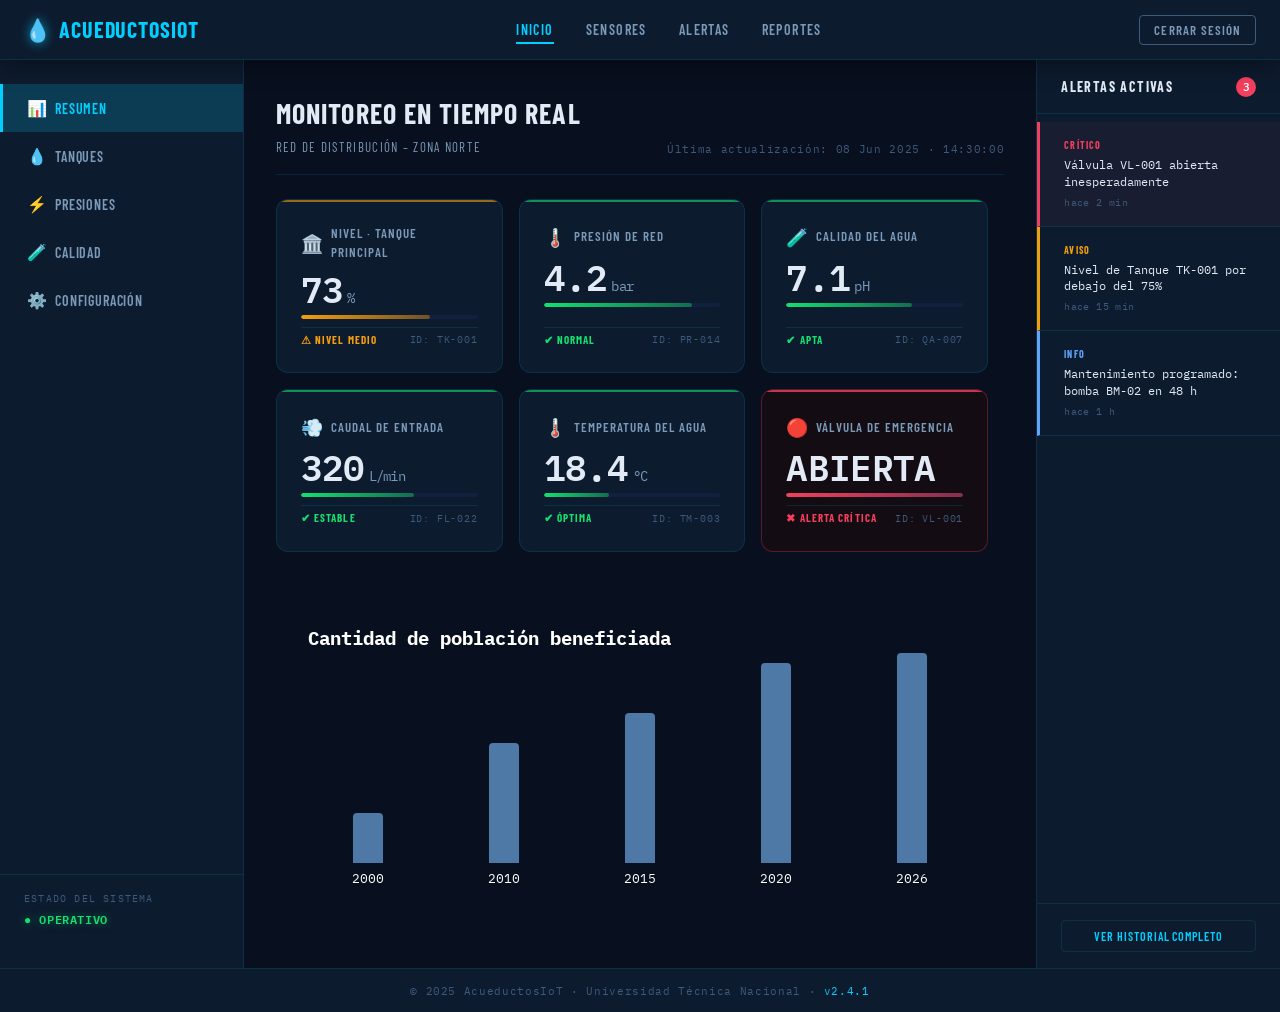
<file: Actividades/Clase#7/lab-flexbox/index.html>
<!DOCTYPE html>
<html lang="es">
<head>
  <meta charset="UTF-8" />
  <meta name="viewport" content="width=device-width, initial-scale=1.0" />
  <title>AcueductosIoT – Dashboard de Monitoreo Hídrico</title>
  <link rel="stylesheet" href="styles.css" />
  <!-- Fuente técnica: IBM Plex Mono (datos) + Barlow Condensed (titulares) -->
  <link rel="preconnect" href="https://fonts.googleapis.com" />
  <link rel="preconnect" href="https://fonts.gstatic.com" crossorigin />
  <link
    href="https://fonts.googleapis.com/css2?family=Barlow+Condensed:wght@400;600;700&family=IBM+Plex+Mono:wght@400;500;600&display=swap"
    rel="stylesheet"
  />
</head>
<body>


    <!-- ═══════════════════════════════════════════════════
         NAV  –  Barra de navegación principal
         Ejercicio 1: contenedor flex horizontal
    ═══════════════════════════════════════════════════ -->
    <nav class="navbar" aria-label="Navegación principal">
        <div class="navbar__brand">
            <span class="navbar__logo" aria-hidden="true">💧</span>
            <span class="navbar__title">AcueductosIoT</span>
        </div>

        <ul class="navbar__links" role="list">
            <li><a class="navbar__link navbar__link--active" href="#" aria-current="page">Inicio</a></li>
            <li><a class="navbar__link" href="#">Sensores</a></li>
            <li><a class="navbar__link" href="#">Alertas</a></li>
            <li><a class="navbar__link" href="#">Reportes</a></li>
        </ul>

        <button class="navbar__logout" type="button">Cerrar Sesión</button>
    </nav>

    <!-- ═══════════════════════════════════════════════════
         DASHBOARD LAYOUT  –  Contenedor de 3 columnas
         Ejercicio 3: flex row con proporciones 1 : 3 : 1
    ═══════════════════════════════════════════════════ -->
    <div class="dashboard-layout">

        <!-- ─── SIDEBAR ─────────────────────────────────── -->
        <aside class="sidebar" aria-label="Menú lateral">
            <nav class="sidebar__nav" aria-label="Secciones del sistema">
                <ul class="sidebar__menu" role="list">
                    <li>
                        <a class="sidebar__item sidebar__item--active" href="#" aria-current="true">
                            <span class="sidebar__icon" aria-hidden="true">📊</span>
                            <span class="sidebar__label">Resumen</span>
                        </a>
                    </li>
                    <li>
                        <a class="sidebar__item" href="#">
                            <span class="sidebar__icon" aria-hidden="true">💧</span>
                            <span class="sidebar__label">Tanques</span>
                        </a>
                    </li>
                    <li>
                        <a class="sidebar__item" href="#">
                            <span class="sidebar__icon" aria-hidden="true">⚡</span>
                            <span class="sidebar__label">Presiones</span>
                        </a>
                    </li>
                    <li>
                        <a class="sidebar__item" href="#">
                            <span class="sidebar__icon" aria-hidden="true">🧪</span>
                            <span class="sidebar__label">Calidad</span>
                        </a>
                    </li>
                    <li>
                        <a class="sidebar__item" href="#">
                            <span class="sidebar__icon" aria-hidden="true">⚙️</span>
                            <span class="sidebar__label">Configuración</span>
                        </a>
                    </li>
                </ul>
            </nav>

            <div class="sidebar__system-status">
                <p class="sidebar__status-label">Estado del sistema</p>
                <p class="sidebar__status-value sidebar__status-value--ok">● OPERATIVO</p>
            </div>
        </aside><!-- /sidebar -->
        <!-- ─── MAIN CONTENT ─────────────────────────────── -->
        <main class="main-content" aria-label="Panel principal de monitoreo">

            <header class="main-content__header">
                <h1 class="main-content__title">
                    Monitoreo en Tiempo Real
                    <span class="main-content__subtitle">Red de distribución – Zona Norte</span>
                </h1>
                <time class="main-content__timestamp" datetime="2025-06-08T14:30:00">
                    Última actualización: 08 Jun 2025 · 14:30:00
                </time>
            </header>

            <!-- ─── Ejercicio 2: Cuadrícula de sensores con Flexbox ─── -->
            <section class="sensor-grid" aria-label="Tarjetas de sensores activos">

                <!-- Tarjeta 1: Nivel de Tanque Principal -->
                <article class="sensor-card sensor-card--warning" aria-label="Nivel de Tanque Principal">
                    <header class="sensor-card__header">
                        <span class="sensor-card__icon" aria-hidden="true">🏛️</span>
                        <h2 class="sensor-card__name">Nivel · Tanque Principal</h2>
                    </header>
                    <div class="sensor-card__body">
                        <p class="sensor-card__value">73<span class="sensor-card__unit">%</span></p>
                        <div class="sensor-card__bar-track" role="progressbar"
                             aria-valuenow="73" aria-valuemin="0" aria-valuemax="100"
                             aria-label="73 por ciento de capacidad">
                            <div class="sensor-card__bar-fill" style="width: 73%;"></div>
                        </div>
                    </div>
                    <footer class="sensor-card__footer">
                        <span class="sensor-card__status sensor-card__status--warning">⚠ NIVEL MEDIO</span>
                        <span class="sensor-card__id">ID: TK-001</span>
                    </footer>
                </article>

                <!-- Tarjeta 2: Presión de Red -->
                <article class="sensor-card sensor-card--ok" aria-label="Presión de Red">
                    <header class="sensor-card__header">
                        <span class="sensor-card__icon" aria-hidden="true">🌡️</span>
                        <h2 class="sensor-card__name">Presión de Red</h2>
                    </header>
                    <div class="sensor-card__body">
                        <p class="sensor-card__value">4.2<span class="sensor-card__unit">bar</span></p>
                        <div class="sensor-card__bar-track" role="progressbar"
                             aria-valuenow="84" aria-valuemin="0" aria-valuemax="100">
                            <div class="sensor-card__bar-fill" style="width: 84%;"></div>
                        </div>
                    </div>
                    <footer class="sensor-card__footer">
                        <span class="sensor-card__status sensor-card__status--ok">✔ NORMAL</span>
                        <span class="sensor-card__id">ID: PR-014</span>
                    </footer>
                </article>

                <!-- Tarjeta 3: Calidad del Agua -->
                <article class="sensor-card sensor-card--ok" aria-label="Calidad del Agua">
                    <header class="sensor-card__header">
                        <span class="sensor-card__icon" aria-hidden="true">🧪</span>
                        <h2 class="sensor-card__name">Calidad del Agua</h2>
                    </header>
                    <div class="sensor-card__body">
                        <p class="sensor-card__value">7.1<span class="sensor-card__unit">pH</span></p>
                        <div class="sensor-card__bar-track" role="progressbar"
                             aria-valuenow="71" aria-valuemin="0" aria-valuemax="100">
                            <div class="sensor-card__bar-fill" style="width: 71%;"></div>
                        </div>
                    </div>
                    <footer class="sensor-card__footer">
                        <span class="sensor-card__status sensor-card__status--ok">✔ APTA</span>
                        <span class="sensor-card__id">ID: QA-007</span>
                    </footer>
                </article>

                <!-- Tarjeta 4: Caudal de Entrada -->
                <article class="sensor-card sensor-card--ok" aria-label="Caudal de Entrada">
                    <header class="sensor-card__header">
                        <span class="sensor-card__icon" aria-hidden="true">💨</span>
                        <h2 class="sensor-card__name">Caudal de Entrada</h2>
                    </header>
                    <div class="sensor-card__body">
                        <p class="sensor-card__value">320<span class="sensor-card__unit">L/min</span></p>
                        <div class="sensor-card__bar-track" role="progressbar"
                             aria-valuenow="64" aria-valuemin="0" aria-valuemax="100">
                            <div class="sensor-card__bar-fill" style="width: 64%;"></div>
                        </div>
                    </div>
                    <footer class="sensor-card__footer">
                        <span class="sensor-card__status sensor-card__status--ok">✔ ESTABLE</span>
                        <span class="sensor-card__id">ID: FL-022</span>
                    </footer>
                </article>

                <!-- Tarjeta 5: Temperatura del Agua -->
                <article class="sensor-card sensor-card--ok" aria-label="Temperatura del Agua">
                    <header class="sensor-card__header">
                        <span class="sensor-card__icon" aria-hidden="true">🌡️</span>
                        <h2 class="sensor-card__name">Temperatura del Agua</h2>
                    </header>
                    <div class="sensor-card__body">
                        <p class="sensor-card__value">18.4<span class="sensor-card__unit">°C</span></p>
                        <div class="sensor-card__bar-track" role="progressbar"
                             aria-valuenow="37" aria-valuemin="0" aria-valuemax="100">
                            <div class="sensor-card__bar-fill" style="width: 37%;"></div>
                        </div>
                    </div>
                    <footer class="sensor-card__footer">
                        <span class="sensor-card__status sensor-card__status--ok">✔ ÓPTIMA</span>
                        <span class="sensor-card__id">ID: TM-003</span>
                    </footer>
                </article>

                <!-- Tarjeta 6: Estado de Válvula de Emergencia -->
                <article class="sensor-card sensor-card--error" aria-label="Válvula de Emergencia">
                    <header class="sensor-card__header">
                        <span class="sensor-card__icon" aria-hidden="true">🔴</span>
                        <h2 class="sensor-card__name">Válvula de Emergencia</h2>
                    </header>
                    <div class="sensor-card__body">
                        <p class="sensor-card__value">ABIERTA<span class="sensor-card__unit"></span></p>
                        <div class="sensor-card__bar-track" role="progressbar"
                             aria-valuenow="100" aria-valuemin="0" aria-valuemax="100">
                            <div class="sensor-card__bar-fill sensor-card__bar-fill--alert" style="width: 100%;"></div>
                        </div>
                    </div>
                    <footer class="sensor-card__footer">
                        <span class="sensor-card__status sensor-card__status--error">✖ ALERTA CRÍTICA</span>
                        <span class="sensor-card__id">ID: VL-001</span>
                    </footer>
                </article>

            </section><!-- /sensor-grid -->
            </section><!-- /sensor-grid -->
            <!-- ─── Gráfico de población beneficiada ─── -->
            <section class="population-chart" aria-label="Población beneficiada">
                <h2 class="population-chart__title">Cantidad de población beneficiada</h2>
                <div class="chart">
                    <div class="bar">
                        <div class="bar-fill" style="height: 50px;"></div>
                        <span class="bar-label">2000<br></span>
                    </div>
                    <div class="bar">
                        <div class="bar-fill" style="height: 120px;"></div>
                        <span class="bar-label">2010<br></span>
                    </div>
                    <div class="bar">
                        <div class="bar-fill" style="height: 150px;"></div>
                        <span class="bar-label">2015<br></span>
                    </div>
                    <div class="bar">
                        <div class="bar-fill" style="height: 200px;"></div>
                        <span class="bar-label">2020<br></span>
                    </div>
                    <div class="bar">
                        <div class="bar-fill" style="height: 210px;"></div>
                        <span class="bar-label">2026<br></span>
                    </div>
                </div>
            </section>
        </main><!-- /main-content -->
 
        <!-- ─── ALERT PANEL ────────────────────────────────── -->
        <aside class="alert-panel" aria-label="Panel de alertas activas">
            <header class="alert-panel__header">
                <h2 class="alert-panel__title">Alertas Activas</h2>
                <span class="alert-panel__badge" aria-label="3 alertas activas">3</span>
            </header>

            <ul class="alert-list" role="list" aria-live="polite" aria-atomic="false">

                <li class="alert-item alert-item--critical" role="alert">
                    <span class="alert-item__level">CRÍTICO</span>
                    <p class="alert-item__message">Válvula VL-001 abierta inesperadamente</p>
                    <time class="alert-item__time" datetime="2025-06-08T14:28:00">hace 2 min</time>
                </li>

                <li class="alert-item alert-item--warning">
                    <span class="alert-item__level">AVISO</span>
                    <p class="alert-item__message">Nivel de Tanque TK-001 por debajo del 75%</p>
                    <time class="alert-item__time" datetime="2025-06-08T14:15:00">hace 15 min</time>
                </li>

                <li class="alert-item alert-item--info">
                    <span class="alert-item__level">INFO</span>
                    <p class="alert-item__message">Mantenimiento programado: bomba BM-02 en 48 h</p>
                    <time class="alert-item__time" datetime="2025-06-08T13:00:00">hace 1 h</time>
                </li>

            </ul>

            <footer class="alert-panel__footer">
                <button class="alert-panel__btn-all" type="button">Ver historial completo</button>
            </footer>
        </aside><!-- /alert-panel -->

    </div><!-- /dashboard-layout -->
    <!-- ═══════════════════════════════════════════════════
         FOOTER  –  Pie de página global
    ═══════════════════════════════════════════════════ -->
    <footer class="site-footer" role="contentinfo">
        <p class="site-footer__copy">
            © 2025 AcueductosIoT · Universidad Técnica Nacional ·
            <span class="site-footer__version">v2.4.1</span>
        </p>
    </footer>

</body>
</html>
</file>
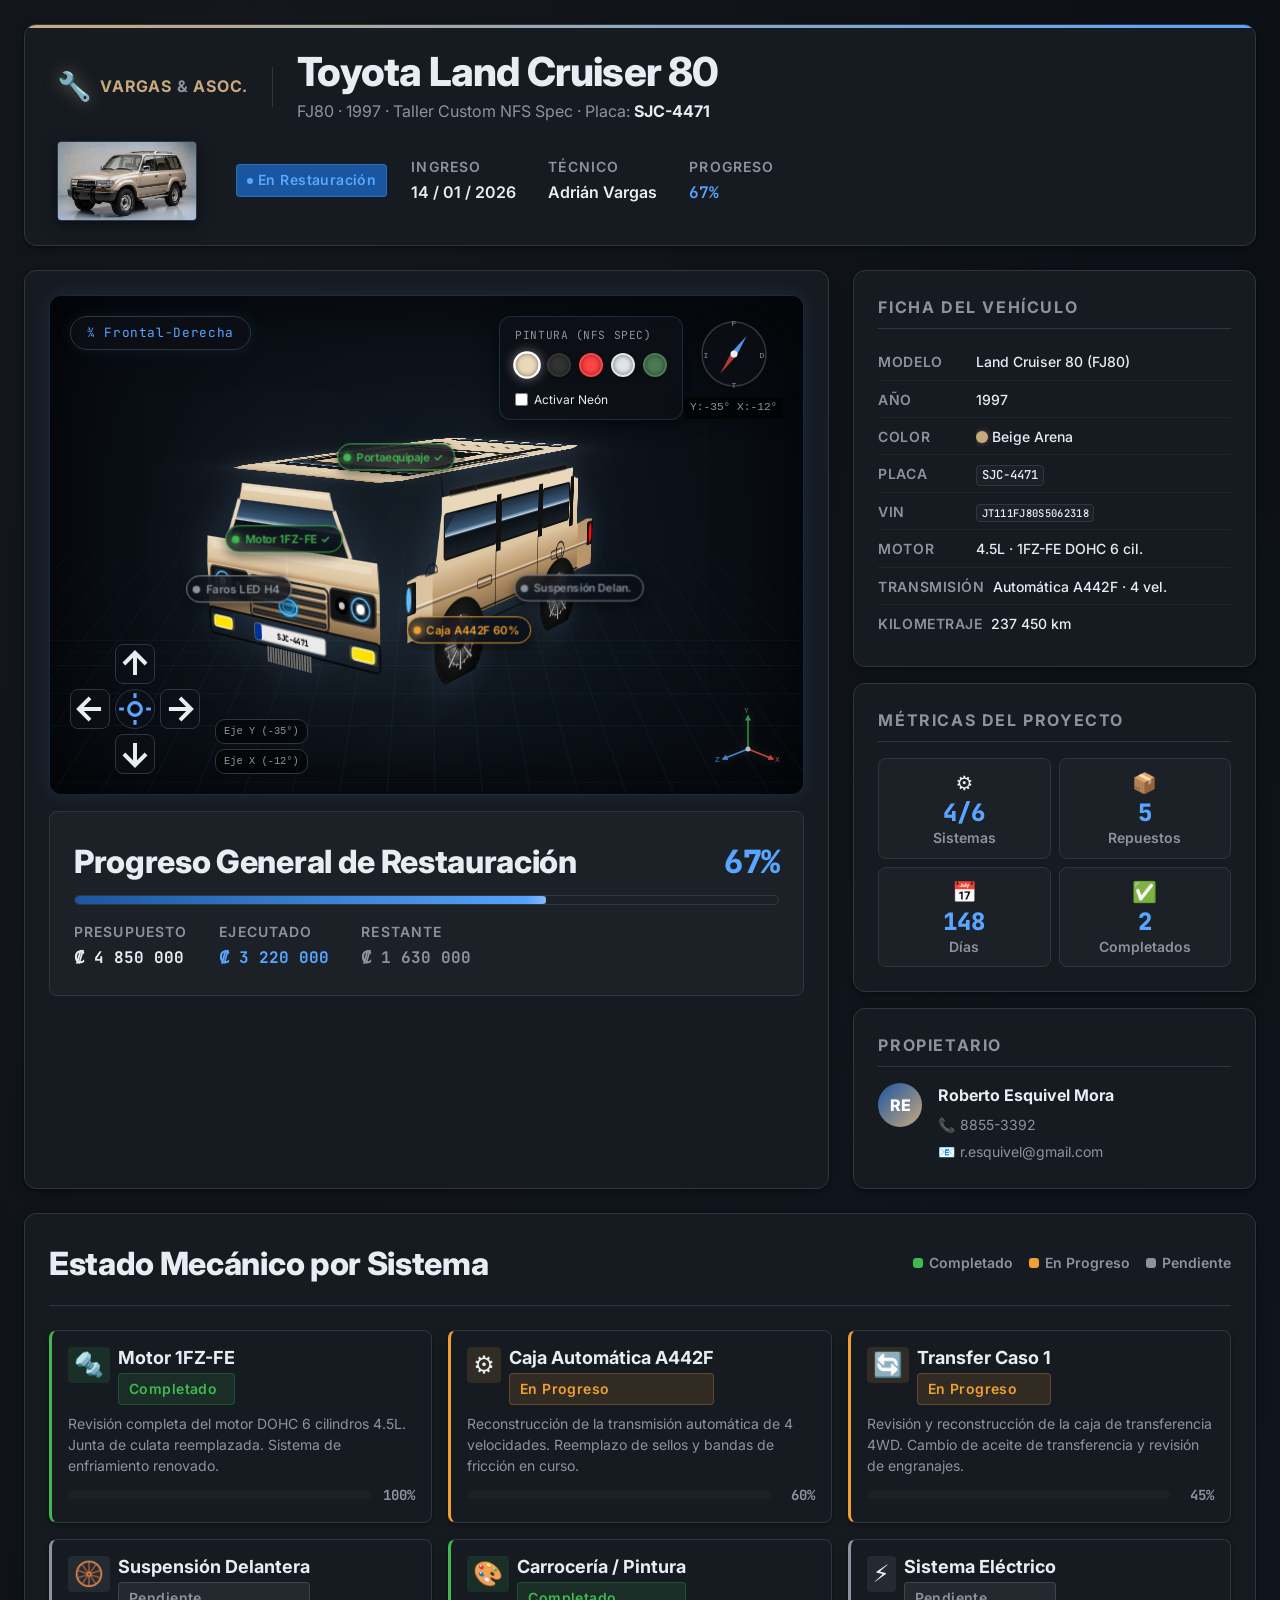
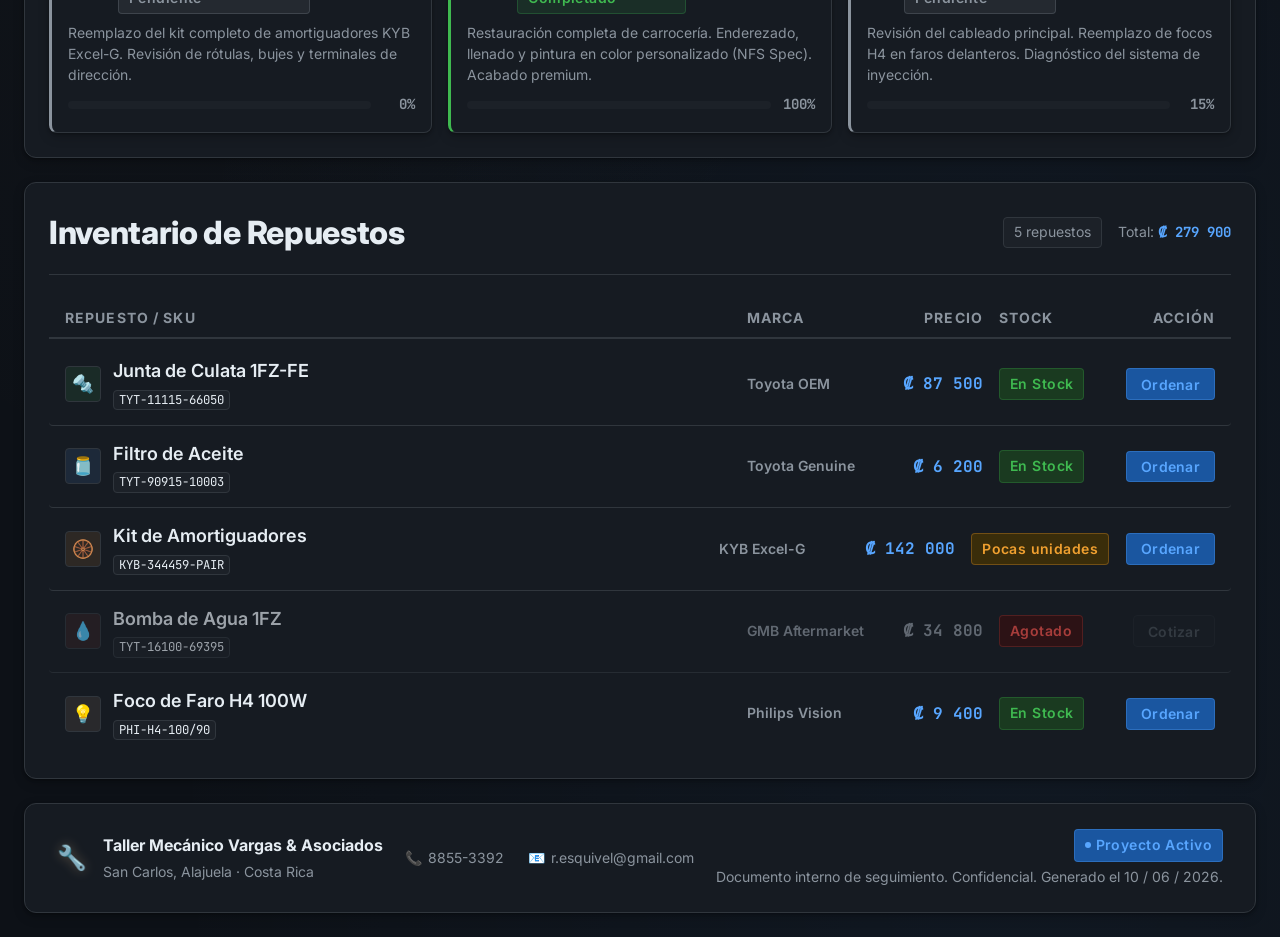
<file: Actividades/Clase#8/land-cruiser-dashboard/index.html>
<!DOCTYPE html>
<html lang="es">
<head>
  <meta charset="UTF-8" />
  <meta name="viewport" content="width=device-width, initial-scale=1.0" />
  <title>Dashboard · Toyota Land Cruiser 80 1997 · Taller Vargas &amp; Asociados</title>
  <meta name="description" content="Dashboard de seguimiento de restauración del Toyota Land Cruiser 80 FJ80 1997 Beige Arena, placa SJC-4471. Taller Mecánico Vargas & Asociados, San Carlos, Alajuela." />
  <link rel="preconnect" href="https://fonts.googleapis.com" />
  <link rel="preconnect" href="https://fonts.gstatic.com" crossorigin />
  <link href="https://fonts.googleapis.com/css2?family=Inter:wght@400;500;600;700;800&family=JetBrains+Mono:wght@400;600&display=swap" rel="stylesheet" />
  <link rel="stylesheet" href="styles.css" />
</head>
<body>

  <!-- ══ REUSABLE NFS SVG DEFINITIONS ══ -->
  <svg width="0" height="0" style="position:absolute; visibility:hidden;">
    <defs>
      <!-- Pintura Dinámica del Carro -->
      <linearGradient id="paint-top" x1="0%" y1="0%" x2="0%" y2="100%">
        <stop offset="0%" stop-color="var(--car-p1)"/>
        <stop offset="100%" stop-color="var(--car-p2)"/>
      </linearGradient>
      <linearGradient id="paint-side" x1="0%" y1="0%" x2="0%" y2="100%">
        <stop offset="0%" stop-color="var(--car-p2)"/>
        <stop offset="50%" stop-color="var(--car-p3)"/>
        <stop offset="100%" stop-color="var(--car-p4)"/>
      </linearGradient>
      <linearGradient id="paint-hood" x1="0%" y1="0%" x2="0%" y2="100%">
        <stop offset="0%" stop-color="var(--car-p1)"/>
        <stop offset="80%" stop-color="var(--car-p2)"/>
        <stop offset="100%" stop-color="var(--car-p3)"/>
      </linearGradient>

      <!-- Cristales con Reflexión de Entorno (Horizonte brillante y suelo oscuro) -->
      <linearGradient id="window-glass" x1="0%" y1="0%" x2="0%" y2="100%">
        <stop offset="0%" stop-color="#1A2838"/>
        <stop offset="40%" stop-color="#3A5A78"/>
        <stop offset="50%" stop-color="#D0E5F5"/> <!-- Horizonte -->
        <stop offset="51%" stop-color="#0A1015"/> <!-- Suelo -->
        <stop offset="100%" stop-color="#1A222A"/>
      </linearGradient>

      <!-- Patrón de Fibra de Carbono para Defensas -->
      <pattern id="carbon" width="4" height="4" patternUnits="userSpaceOnUse">
        <rect width="4" height="4" fill="#111"/>
        <path d="M0 0L2 2M2 0L4 2M0 2L2 4M2 2L4 4" stroke="#222" stroke-width="1"/>
        <path d="M0 4L2 2M2 4L4 2" stroke="#333" stroke-width="0.5" opacity="0.5"/>
      </pattern>

      <!-- Rines Metálicos Realistas -->
      <radialGradient id="rim-metal" cx="45%" cy="40%" r="55%">
        <stop offset="0%" stop-color="#FFFFFF"/>
        <stop offset="25%" stop-color="#D0D0D0"/>
        <stop offset="60%" stop-color="#555555"/>
        <stop offset="90%" stop-color="#111111"/>
      </radialGradient>
      
      <!-- Caucho de Llanta -->
      <radialGradient id="tire-rubber" cx="45%" cy="40%" r="60%">
        <stop offset="0%" stop-color="#2A2A2A"/>
        <stop offset="100%" stop-color="#050505"/>
      </radialGradient>

      <!-- Luces LED Bloom -->
      <filter id="bloom"><feGaussianBlur stdDeviation="3.5" result="blur"/><feMerge><feMergeNode in="blur"/><feMergeNode in="SourceGraphic"/></feMerge></filter>
      <filter id="glow-heavy"><feGaussianBlur stdDeviation="6" result="blur"/><feMerge><feMergeNode in="blur"/><feMergeNode in="SourceGraphic"/></feMerge></filter>
    </defs>
  </svg>

  <div class="dashboard-wrapper">

    <!-- ═══════════════════════════════════════
         ZONA A · dashboard-header
    ═══════════════════════════════════════ -->
    <header class="dashboard-header" role="banner">
      <div class="header-brand">
        <div class="header-logo" aria-hidden="true">
          <span class="logo-icon">🔧</span>
          <span class="logo-text">Vargas <em>&amp;</em> Asoc.</span>
        </div>
        <div class="header-divider" aria-hidden="true"></div>
        <div class="header-project">
          <h1 class="project-title">Toyota Land Cruiser 80</h1>
          <p class="project-subtitle">FJ80 · 1997 · Taller Custom NFS Spec · Placa: <strong>SJC-4471</strong></p>
        </div>
      </div>
      <div class="header-meta">
        <!-- Imagen Real Insertada -->
        <div class="header-real-image-container">
          <img src="assets/real-car.png" alt="Land Cruiser 80 Real" class="header-real-car-img" />
          <div class="img-glow"></div>
        </div>
        
        <span class="badge badge--active" role="status" aria-label="Estado del proyecto: En Restauración">
          <span class="badge-dot" aria-hidden="true"></span>En Restauración
        </span>
        <dl class="header-details">
          <div class="header-detail-item">
            <dt>Ingreso</dt>
            <dd>14 / 01 / 2026</dd>
          </div>
          <div class="header-detail-item">
            <dt>Técnico</dt>
            <dd>Adrián Vargas</dd>
          </div>
          <div class="header-detail-item">
            <dt>Progreso</dt>
            <dd class="progress-value" id="progress-display">67%</dd>
          </div>
        </dl>
      </div>
    </header>

    <!-- ═══════════════════════════════════════
         ZONA B · vehicle-hero
    ═══════════════════════════════════════ -->
    <section class="vehicle-hero" aria-label="Visor 3D del vehículo y progreso general">

      <!-- ── Visor 3D con ejes X, Y, Z ── -->
      <div class="vehicle-3d-viewer" id="vehicle-3d-viewer"
           role="region"
           aria-label="Visor 3D del Toyota Land Cruiser 80 1997 — usa las flechas para rotar en todos los ejes">

        <!-- Cuadrícula de fondo -->
        <div class="scene-grid-bg" aria-hidden="true"></div>

        <!-- Ejes XYZ visuales -->
        <div class="axes-indicator" aria-hidden="true">
          <svg viewBox="0 0 70 70" width="70" height="70">
            <defs>
              <marker id="ax" markerWidth="4" markerHeight="4" refX="3" refY="2" orient="auto"><polygon points="0 0, 4 2, 0 4" fill="#F85149"/></marker>
              <marker id="ay" markerWidth="4" markerHeight="4" refX="3" refY="2" orient="auto"><polygon points="0 0, 4 2, 0 4" fill="#3FB950"/></marker>
              <marker id="az" markerWidth="4" markerHeight="4" refX="3" refY="2" orient="auto"><polygon points="0 0, 4 2, 0 4" fill="#58A6FF"/></marker>
            </defs>
            <line x1="35" y1="45" x2="60" y2="55" stroke="#F85149" stroke-width="1.5" marker-end="url(#ax)"/>
            <text x="62" y="58" font-size="8" fill="#F85149" font-family="monospace">X</text>
            <line x1="35" y1="45" x2="35" y2="12" stroke="#3FB950" stroke-width="1.5" marker-end="url(#ay)"/>
            <text x="31" y="9" font-size="8" fill="#3FB950" font-family="monospace">Y</text>
            <line x1="35" y1="45" x2="10" y2="55" stroke="#58A6FF" stroke-width="1.5" marker-end="url(#az)"/>
            <text x="2" y="58" font-size="8" fill="#58A6FF" font-family="monospace">Z</text>
            <circle cx="35" cy="45" r="2.5" fill="#E6EDF3"/>
          </svg>
        </div>

        <!-- Viewport 3D con perspectiva CSS -->
        <div class="scene3d-viewport" id="scene3d-viewport">
          <div class="scene3d-world" id="scene3d-world">

            <!-- ══ CARA FRONTAL ══ -->
            <div class="face face-front" id="face-front" aria-hidden="true">
              <svg viewBox="0 0 200 180" xmlns="http://www.w3.org/2000/svg">
                <rect width="200" height="180" fill="transparent"/>
                <!-- Parabrisas -->
                <path d="M 32,58 L 48,22 L 152,22 L 168,58 Z" fill="url(#window-glass)"/>
                <!-- Relieve pilar A -->
                <line x1="32" y1="58" x2="48" y2="22" stroke="var(--car-p1)" stroke-width="4"/>
                <line x1="168" y1="58" x2="152" y2="22" stroke="var(--car-p1)" stroke-width="4"/>
                <!-- Techo -->
                <path d="M 52,8 L 148,8 L 152,22 L 48,22 Z" fill="url(#paint-top)"/>
                <!-- Specular techo -->
                <path d="M 54,10 L 146,10 L 148,14 L 52,14 Z" fill="#FFF" opacity="0.3"/>
                <!-- Limpiaparabrisas (Dark metal) -->
                <line x1="70" y1="55" x2="100" y2="44" stroke="#111" stroke-width="2" stroke-linecap="round"/>
                
                <!-- Capó (Hood) -->
                <path d="M 6,58 L 194,58 L 196,82 L 4,82 Z" fill="url(#paint-hood)"/>
                <!-- Specular Capó -->
                <path d="M 12,62 L 188,62 L 189,68 L 11,68 Z" fill="#FFF" opacity="0.2"/>
                <line x1="100" y1="60" x2="100" y2="82" stroke="#FFF" stroke-width="2" opacity="0.15"/>
                <!-- Tomas de aire capó carbon -->
                <rect x="60" y="66" width="30" height="5" rx="1" fill="url(#carbon)"/>
                <rect x="110" y="66" width="30" height="5" rx="1" fill="url(#carbon)"/>
                
                <!-- Cuerpo principal -->
                <rect x="4" y="82" width="192" height="40" fill="url(#paint-side)"/>
                <!-- Línea de carácter / Clearcoat reflection -->
                <line x1="4" y1="96" x2="196" y2="96" stroke="#FFF" stroke-width="1.5" opacity="0.4"/>
                <line x1="4" y1="98" x2="196" y2="98" stroke="#000" stroke-width="1" opacity="0.3"/>

                <!-- Faros LED Halo (Realistas) -->
                <rect x="8" y="84" width="46" height="26" rx="4" fill="#111" stroke="#333" stroke-width="1.5"/>
                <!-- Proyector izquierdo -->
                <circle cx="23" cy="97" r="9" fill="#000"/>
                <circle cx="23" cy="97" r="9" fill="none" stroke="#60C0FF" stroke-width="1.5" filter="url(#bloom)"/>
                <circle cx="23" cy="97" r="4" fill="#FFF" filter="url(#bloom)"/>
                <!-- Proyector secundario -->
                <circle cx="42" cy="97" r="7" fill="#000"/>
                <circle cx="42" cy="97" r="3" fill="#FFF" opacity="0.8"/>
                
                <!-- Faros LED derechos -->
                <rect x="146" y="84" width="46" height="26" rx="4" fill="#111" stroke="#333" stroke-width="1.5"/>
                <circle cx="177" cy="97" r="9" fill="#000"/>
                <circle cx="177" cy="97" r="9" fill="none" stroke="#60C0FF" stroke-width="1.5" filter="url(#bloom)"/>
                <circle cx="177" cy="97" r="4" fill="#FFF" filter="url(#bloom)"/>
                <circle cx="158" cy="97" r="7" fill="#000"/>
                <circle cx="158" cy="97" r="3" fill="#FFF" opacity="0.8"/>

                <!-- Parrilla Fibra de Carbono -->
                <rect x="56" y="86" width="88" height="36" rx="5" fill="url(#carbon)" stroke="#111" stroke-width="2"/>
                <rect x="56" y="86" width="88" height="36" rx="5" fill="none" stroke="#444" stroke-width="1" inset="0"/>
                <!-- Barras cromadas agresivas -->
                <rect x="59" y="91" width="82" height="4" rx="1" fill="#333" stroke="#111" stroke-width="1"/>
                <rect x="59" y="99" width="82" height="4" rx="1" fill="#333" stroke="#111" stroke-width="1"/>
                <rect x="59" y="107" width="82" height="4" rx="1" fill="#333" stroke="#111" stroke-width="1"/>
                <rect x="59" y="115" width="82" height="4" rx="1" fill="#333" stroke="#111" stroke-width="1"/>
                
                <!-- Logo iluminado -->
                <g transform="translate(100,108)">
                  <ellipse rx="10" ry="7" fill="none" stroke="#00A2FF" stroke-width="1.8" filter="url(#bloom)"/>
                  <ellipse rx="6" ry="3.5" fill="none" stroke="#00A2FF" stroke-width="1.5" filter="url(#bloom)"/>
                  <line y1="-7" y2="7" stroke="#00A2FF" stroke-width="1.5" filter="url(#bloom)"/>
                  <ellipse rx="10" ry="7" fill="none" stroke="#FFF" stroke-width="0.5"/>
                </g>

                <!-- Parachoques Frontal Carbon -->
                <rect x="4" y="122" width="192" height="24" rx="4" fill="url(#carbon)" stroke="#050505" stroke-width="1.5"/>
                <!-- Placa europea -->
                <rect x="60" y="128" width="80" height="14" rx="2" fill="#EAEAEA" stroke="#999" stroke-width="1"/>
                <rect x="60" y="128" width="8" height="14" rx="2" fill="#003399"/>
                <text x="104" y="138" text-anchor="middle" font-size="7.5" font-family="'JetBrains Mono',monospace" fill="#000" font-weight="800">SJC-4471</text>
                
                <!-- Neblineros amarillos NFS -->
                <rect x="10" y="129" width="22" height="10" rx="2" fill="#FFE200" filter="url(#bloom)"/>
                <rect x="10" y="129" width="22" height="10" rx="2" fill="none" stroke="#FFF" stroke-width="1"/>
                <rect x="168" y="129" width="22" height="10" rx="2" fill="#FFE200" filter="url(#bloom)"/>
                <rect x="168" y="129" width="22" height="10" rx="2" fill="none" stroke="#FFF" stroke-width="1"/>
                
                <!-- Intercooler (NFS Detail) -->
                <rect x="75" y="146" width="50" height="14" fill="#222"/>
                <path d="M75,146 v14 M78,146 v14 M81,146 v14 M84,146 v14 M87,146 v14 M90,146 v14 M93,146 v14 M96,146 v14 M99,146 v14 M102,146 v14 M105,146 v14 M108,146 v14 M111,146 v14 M114,146 v14 M117,146 v14 M120,146 v14 M123,146 v14" stroke="#888" stroke-width="1.5"/>
                
                <!-- Skid plate / Difusor frontal -->
                <path d="M 4,146 L 70,146 L 75,160 L 125,160 L 130,146 L 196,146 Z" fill="url(#carbon)"/>
              </svg>
            </div>

            <!-- ══ CARA TRASERA ══ -->
            <div class="face face-back" id="face-back" aria-hidden="true">
              <svg viewBox="0 0 200 180" xmlns="http://www.w3.org/2000/svg">
                <rect width="200" height="180" fill="transparent"/>
                <rect x="30" y="8" width="140" height="14" rx="3" fill="url(#paint-top)"/>
                <!-- Vidrio trasero reflexión -->
                <rect x="32" y="22" width="136" height="28" rx="3" fill="url(#window-glass)"/>
                <rect x="32" y="22" width="136" height="28" rx="3" fill="none" stroke="#111" stroke-width="2"/>
                <line x1="100" y1="48" x2="130" y2="38" stroke="#111" stroke-width="2" stroke-linecap="round"/>
                <!-- Cuerpo -->
                <rect x="8" y="50" width="184" height="72" fill="url(#paint-side)"/>
                <!-- Hatch surround -->
                <rect x="12" y="21" width="176" height="101" rx="4" fill="none" stroke="#000" stroke-width="1.5" opacity="0.4"/>
                
                <!-- Clearcoat line -->
                <line x1="8" y1="64" x2="192" y2="64" stroke="#FFF" stroke-width="1.5" opacity="0.4"/>
                <line x1="8" y1="66" x2="192" y2="66" stroke="#000" stroke-width="1" opacity="0.3"/>

                <!-- Rueda refacción realista -->
                <circle cx="100" cy="82" r="45" fill="url(#tire-rubber)"/>
                <!-- Treads -->
                <circle cx="100" cy="82" r="42" fill="none" stroke="#111" stroke-width="4" stroke-dasharray="8 4"/>
                <circle cx="100" cy="82" r="27" fill="url(#rim-metal)"/>
                <circle cx="100" cy="82" r="23" fill="#1A1A1A"/>
                <line x1="100" y1="59" x2="100" y2="105" stroke="#CCC" stroke-width="4"/>
                <line x1="77" y1="82" x2="123" y2="82" stroke="#CCC" stroke-width="4"/>
                <line x1="84" y1="66" x2="116" y2="98" stroke="#CCC" stroke-width="3"/>
                <line x1="116" y1="66" x2="84" y2="98" stroke="#CCC" stroke-width="3"/>
                <circle cx="100" cy="82" r="9" fill="#111" stroke="#333" stroke-width="1.5"/>
                <circle cx="100" cy="82" r="8" fill="none" stroke="#D0D0D0" stroke-width="0.5"/>

                <!-- Taillights LED Oscurecidas -->
                <rect x="8" y="51" width="28" height="44" rx="2" fill="#300" stroke="#111" stroke-width="1.5"/>
                <rect x="12" y="54" width="20" height="16" rx="1" fill="#FF1111" filter="url(#bloom)"/>
                <rect x="12" y="74" width="20" height="10" rx="1" fill="#FF8800" filter="url(#bloom)"/>
                <rect x="164" y="51" width="28" height="44" rx="2" fill="#300" stroke="#111" stroke-width="1.5"/>
                <rect x="168" y="54" width="20" height="16" rx="1" fill="#FF1111" filter="url(#bloom)"/>
                <rect x="168" y="74" width="20" height="10" rx="1" fill="#FF8800" filter="url(#bloom)"/>

                <!-- Parachoques trasero -->
                <rect x="8" y="122" width="184" height="24" rx="4" fill="url(#carbon)" stroke="#050505" stroke-width="1.5"/>
                <!-- Placa -->
                <rect x="62" y="126" width="76" height="14" rx="2" fill="#EAEAEA" stroke="#999" stroke-width="1"/>
                <rect x="62" y="126" width="8" height="14" rx="2" fill="#003399"/>
                <text x="102" y="136" text-anchor="middle" font-size="7.5" font-family="'JetBrains Mono',monospace" fill="#000" font-weight="800">SJC-4471</text>
                <!-- Tow hitch deportivo -->
                <rect x="85" y="146" width="30" height="10" rx="2" fill="#111" stroke="#333" stroke-width="1"/>
                <circle cx="100" cy="151" r="5" fill="#D0D0D0" filter="drop-shadow(0 0 2px #fff)"/>
                
                <!-- Escapes dobles titanio -->
                <ellipse cx="25" cy="148" rx="6" ry="4" fill="#000" stroke="#88B" stroke-width="1.5"/>
                <ellipse cx="40" cy="148" rx="6" ry="4" fill="#000" stroke="#88B" stroke-width="1.5"/>
              </svg>
            </div>

            <!-- ══ CARA LATERAL DERECHA ══ -->
            <div class="face face-right" id="face-right" aria-hidden="true">
              <svg viewBox="0 0 400 180" xmlns="http://www.w3.org/2000/svg">
                <rect width="400" height="180" fill="transparent"/>
                <!-- Body paint -->
                <path d="M 30,128 L 370,128 L 370,78 L 355,76 L 335,78 L 65,78 L 45,76 L 30,78 Z" fill="url(#paint-side)"/>
                <path d="M 68,78 L 332,78 L 332,30 L 318,26 L 92,26 L 78,30 Z" fill="url(#paint-top)"/>
                <path d="M 78,30 L 318,30 L 318,17 L 78,17 Z" fill="var(--car-p1)"/>
                <path d="M 30,78 L 45,76 L 65,78 L 65,128 L 30,128 Z" fill="var(--car-p2)"/>
                <path d="M 335,78 L 355,76 L 370,78 L 370,128 L 335,128 Z" fill="var(--car-p3)"/>
                
                <!-- Clearcoat reflection line (Hyper realistic) -->
                <path d="M 28,100 L 65,100 L 338,100 L 372,100 L 372,102 L 338,102 L 65,102 L 28,102 Z" fill="#FFF" opacity="0.4"/>
                <path d="M 28,102 L 65,102 L 338,102 L 372,102 L 372,104 L 338,104 L 65,104 L 28,104 Z" fill="#000" opacity="0.3"/>

                <!-- Faldón / Estribo de carbono -->
                <rect x="65" y="126" width="272" height="12" rx="2" fill="url(#carbon)" stroke="#111" stroke-width="1.5"/>
                
                <!-- Roof rack -->
                <rect x="88" y="12" width="216" height="5" rx="2" fill="#111" stroke="#333" stroke-width="1"/>
                <line x1="130" y1="12" x2="130" y2="18" stroke="#222" stroke-width="3"/>
                <line x1="196" y1="12" x2="196" y2="18" stroke="#222" stroke-width="3"/>
                <line x1="265" y1="12" x2="265" y2="18" stroke="#222" stroke-width="3"/>
                <!-- Antena deportiva -->
                <line x1="80" y1="17" x2="75" y2="-8" stroke="#111" stroke-width="2"/>

                <!-- Cristales Espejados -->
                <rect x="82" y="32" width="84" height="38" rx="3" fill="url(#window-glass)"/>
                <rect x="82" y="32" width="84" height="38" rx="3" fill="none" stroke="#111" stroke-width="2"/>
                <polygon points="82,32 100,32 82,48" fill="#1A2838" opacity="0.8"/>
                
                <rect x="174" y="32" width="72" height="38" rx="3" fill="url(#window-glass)"/>
                <rect x="174" y="32" width="72" height="38" rx="3" fill="none" stroke="#111" stroke-width="2"/>
                
                <rect x="254" y="32" width="58" height="38" rx="3" fill="url(#window-glass)"/>
                <rect x="254" y="32" width="58" height="38" rx="3" fill="none" stroke="#111" stroke-width="2"/>
                
                <!-- Pilares Negros brillantes -->
                <rect x="166" y="26" width="8" height="52" fill="#111"/>
                <rect x="246" y="26" width="8" height="52" fill="#111"/>
                <rect x="314" y="26" width="8" height="52" fill="#111"/>
                
                <!-- Separadores de puertas -->
                <line x1="166" y1="76" x2="166" y2="128" stroke="#000" stroke-width="1.5" opacity="0.6"/>
                <line x1="246" y1="76" x2="246" y2="128" stroke="#000" stroke-width="1.5" opacity="0.6"/>
                
                <!-- Manijas fibra de carbono -->
                <rect x="135" y="98" width="24" height="8" rx="2" fill="url(#carbon)" stroke="#000" stroke-width="1"/>
                <rect x="275" y="98" width="24" height="8" rx="2" fill="url(#carbon)" stroke="#000" stroke-width="1"/>
                <!-- Espejo aerodinámico -->
                <path d="M 55,75 Q 65,65 72,75 L 72,78 L 55,78 Z" fill="url(#carbon)" stroke="#111"/>

                <!-- Tapa combustible -->
                <circle cx="295" cy="100" r="9" fill="url(#carbon)" stroke="#111" stroke-width="1.5"/>
                <circle cx="295" cy="100" r="2" fill="#FFF" opacity="0.5"/>

                <!-- Luces laterales brillando -->
                <rect x="28" y="80" width="14" height="26" rx="2" fill="#111"/>
                <ellipse cx="32" cy="93" rx="3" ry="10" fill="#60C0FF" filter="url(#bloom)"/>
                <rect x="358" y="80" width="14" height="26" rx="2" fill="#111"/>
                <ellipse cx="366" cy="93" rx="3" ry="10" fill="#FF1111" filter="url(#bloom)"/>

                <!-- RUEDA DELANTERA (Realista) -->
                <circle cx="108" cy="148" r="40" fill="url(#tire-rubber)"/>
                <circle cx="108" cy="148" r="38" fill="none" stroke="#111" stroke-width="3" stroke-dasharray="6 3"/>
                <circle cx="108" cy="148" r="25" fill="url(#rim-metal)"/>
                <!-- Disco de freno perforado -->
                <circle cx="108" cy="148" r="20" fill="none" stroke="#777" stroke-width="4" stroke-dasharray="2 4"/>
                <circle cx="108" cy="148" r="20" fill="none" stroke="#999" stroke-width="1"/>
                <!-- Caliper de freno rojo -->
                <path d="M 86,140 A 22,22 0 0,1 108,126 L 108,132 A 16,16 0 0,0 92,142 Z" fill="#D00" stroke="#800" stroke-width="1"/>
                <!-- Rayos del rin (estilo JDM) -->
                <path d="M 108,123 L 108,173 M 83,148 L 133,148 M 90,130 L 126,166 M 90,166 L 126,130" stroke="#444" stroke-width="4"/>
                <path d="M 108,123 L 108,173 M 83,148 L 133,148 M 90,130 L 126,166 M 90,166 L 126,130" stroke="#CCC" stroke-width="1.5"/>
                <circle cx="108" cy="148" r="7" fill="#111" stroke="#444" stroke-width="2"/>

                <!-- RUEDA TRASERA -->
                <circle cx="294" cy="148" r="40" fill="url(#tire-rubber)"/>
                <circle cx="294" cy="148" r="38" fill="none" stroke="#111" stroke-width="3" stroke-dasharray="6 3"/>
                <circle cx="294" cy="148" r="25" fill="url(#rim-metal)"/>
                <circle cx="294" cy="148" r="20" fill="none" stroke="#777" stroke-width="4" stroke-dasharray="2 4"/>
                <circle cx="294" cy="148" r="20" fill="none" stroke="#999" stroke-width="1"/>
                <path d="M 272,140 A 22,22 0 0,1 294,126 L 294,132 A 16,16 0 0,0 278,142 Z" fill="#D00" stroke="#800" stroke-width="1"/>
                <path d="M 294,123 L 294,173 M 269,148 L 319,148 M 276,130 L 312,166 M 276,166 L 312,130" stroke="#444" stroke-width="4"/>
                <path d="M 294,123 L 294,173 M 269,148 L 319,148 M 276,130 L 312,166 M 276,166 L 312,130" stroke="#CCC" stroke-width="1.5"/>
                <circle cx="294" cy="148" r="7" fill="#111" stroke="#444" stroke-width="2"/>

                <!-- Parachoques envolventes -->
                <rect x="26" y="125" width="18" height="12" rx="3" fill="url(#carbon)"/>
                <rect x="356" y="125" width="18" height="12" rx="3" fill="url(#carbon)"/>
              </svg>
            </div>

            <!-- ══ CARA LATERAL IZQUIERDA (Mirror) ══ -->
            <div class="face face-left" id="face-left" aria-hidden="true">
              <!-- Reutilizamos todo invertido horizontalmente -->
              <svg viewBox="0 0 400 180" xmlns="http://www.w3.org/2000/svg">
                <g transform="scale(-1,1) translate(-400,0)">
                  <rect width="400" height="180" fill="transparent"/>
                  <path d="M 30,128 L 370,128 L 370,78 L 355,76 L 335,78 L 65,78 L 45,76 L 30,78 Z" fill="url(#paint-side)"/>
                  <path d="M 68,78 L 332,78 L 332,30 L 318,26 L 92,26 L 78,30 Z" fill="url(#paint-top)"/>
                  <path d="M 78,30 L 318,30 L 318,17 L 78,17 Z" fill="var(--car-p1)"/>
                  <path d="M 30,78 L 45,76 L 65,78 L 65,128 L 30,128 Z" fill="var(--car-p2)"/>
                  <path d="M 335,78 L 355,76 L 370,78 L 370,128 L 335,128 Z" fill="var(--car-p3)"/>
                  <path d="M 28,100 L 65,100 L 338,100 L 372,100 L 372,102 L 338,102 L 65,102 L 28,102 Z" fill="#FFF" opacity="0.4"/>
                  <path d="M 28,102 L 65,102 L 338,102 L 372,102 L 372,104 L 338,104 L 65,104 L 28,104 Z" fill="#000" opacity="0.3"/>
                  <rect x="65" y="126" width="272" height="12" rx="2" fill="url(#carbon)" stroke="#111" stroke-width="1.5"/>
                  <rect x="88" y="12" width="216" height="5" rx="2" fill="#111" stroke="#333" stroke-width="1"/>
                  <line x1="130" y1="12" x2="130" y2="18" stroke="#222" stroke-width="3"/>
                  <line x1="196" y1="12" x2="196" y2="18" stroke="#222" stroke-width="3"/>
                  <line x1="265" y1="12" x2="265" y2="18" stroke="#222" stroke-width="3"/>
                  <!-- Antena -->
                  <line x1="80" y1="17" x2="75" y2="-8" stroke="#111" stroke-width="2"/>
                  <!-- Ventanas -->
                  <rect x="82" y="32" width="84" height="38" rx="3" fill="url(#window-glass)"/>
                  <rect x="82" y="32" width="84" height="38" rx="3" fill="none" stroke="#111" stroke-width="2"/>
                  <polygon points="166,32 148,32 166,48" fill="#1A2838" opacity="0.8"/>
                  <rect x="174" y="32" width="72" height="38" rx="3" fill="url(#window-glass)"/>
                  <rect x="174" y="32" width="72" height="38" rx="3" fill="none" stroke="#111" stroke-width="2"/>
                  <rect x="254" y="32" width="58" height="38" rx="3" fill="url(#window-glass)"/>
                  <rect x="254" y="32" width="58" height="38" rx="3" fill="none" stroke="#111" stroke-width="2"/>
                  <!-- Pilares y Puertas -->
                  <rect x="166" y="26" width="8" height="52" fill="#111"/>
                  <rect x="246" y="26" width="8" height="52" fill="#111"/>
                  <rect x="314" y="26" width="8" height="52" fill="#111"/>
                  <line x1="166" y1="76" x2="166" y2="128" stroke="#000" stroke-width="1.5" opacity="0.6"/>
                  <line x1="246" y1="76" x2="246" y2="128" stroke="#000" stroke-width="1.5" opacity="0.6"/>
                  <rect x="135" y="98" width="24" height="8" rx="2" fill="url(#carbon)" stroke="#000" stroke-width="1"/>
                  <rect x="275" y="98" width="24" height="8" rx="2" fill="url(#carbon)" stroke="#000" stroke-width="1"/>
                  <path d="M 55,75 Q 65,65 72,75 L 72,78 L 55,78 Z" fill="url(#carbon)" stroke="#111"/>
                  <rect x="28" y="80" width="14" height="26" rx="2" fill="#111"/>
                  <ellipse cx="32" cy="93" rx="3" ry="10" fill="#60C0FF" filter="url(#bloom)"/>
                  <rect x="358" y="80" width="14" height="26" rx="2" fill="#111"/>
                  <ellipse cx="366" cy="93" rx="3" ry="10" fill="#FF1111" filter="url(#bloom)"/>
                  <!-- RUEDAS -->
                  <circle cx="108" cy="148" r="40" fill="url(#tire-rubber)"/>
                  <circle cx="108" cy="148" r="38" fill="none" stroke="#111" stroke-width="3" stroke-dasharray="6 3"/>
                  <circle cx="108" cy="148" r="25" fill="url(#rim-metal)"/>
                  <circle cx="108" cy="148" r="20" fill="none" stroke="#777" stroke-width="4" stroke-dasharray="2 4"/>
                  <circle cx="108" cy="148" r="20" fill="none" stroke="#999" stroke-width="1"/>
                  <path d="M 86,140 A 22,22 0 0,1 108,126 L 108,132 A 16,16 0 0,0 92,142 Z" fill="#D00" stroke="#800" stroke-width="1"/>
                  <path d="M 108,123 L 108,173 M 83,148 L 133,148 M 90,130 L 126,166 M 90,166 L 126,130" stroke="#444" stroke-width="4"/>
                  <path d="M 108,123 L 108,173 M 83,148 L 133,148 M 90,130 L 126,166 M 90,166 L 126,130" stroke="#CCC" stroke-width="1.5"/>
                  <circle cx="108" cy="148" r="7" fill="#111" stroke="#444" stroke-width="2"/>
                  <circle cx="294" cy="148" r="40" fill="url(#tire-rubber)"/>
                  <circle cx="294" cy="148" r="38" fill="none" stroke="#111" stroke-width="3" stroke-dasharray="6 3"/>
                  <circle cx="294" cy="148" r="25" fill="url(#rim-metal)"/>
                  <circle cx="294" cy="148" r="20" fill="none" stroke="#777" stroke-width="4" stroke-dasharray="2 4"/>
                  <circle cx="294" cy="148" r="20" fill="none" stroke="#999" stroke-width="1"/>
                  <path d="M 272,140 A 22,22 0 0,1 294,126 L 294,132 A 16,16 0 0,0 278,142 Z" fill="#D00" stroke="#800" stroke-width="1"/>
                  <path d="M 294,123 L 294,173 M 269,148 L 319,148 M 276,130 L 312,166 M 276,166 L 312,130" stroke="#444" stroke-width="4"/>
                  <path d="M 294,123 L 294,173 M 269,148 L 319,148 M 276,130 L 312,166 M 276,166 L 312,130" stroke="#CCC" stroke-width="1.5"/>
                  <circle cx="294" cy="148" r="7" fill="#111" stroke="#444" stroke-width="2"/>
                  <rect x="26" y="125" width="18" height="12" rx="3" fill="url(#carbon)"/>
                  <rect x="356" y="125" width="18" height="12" rx="3" fill="url(#carbon)"/>
                </g>
              </svg>
            </div>

            <!-- ══ CARA SUPERIOR ══ -->
            <div class="face face-top" id="face-top" aria-hidden="true">
              <svg viewBox="0 0 200 400" xmlns="http://www.w3.org/2000/svg">
                <rect width="200" height="400" fill="transparent"/>
                <path d="M 20,30 L 180,30 L 188,60 L 188,360 L 180,380 L 20,380 L 12,360 L 12,60 Z" fill="url(#paint-top)"/>
                <!-- Hood shine -->
                <path d="M 22,340 L 178,340 L 188,360 L 180,380 L 20,380 L 12,360 Z" fill="url(#paint-hood)"/>
                <line x1="100" y1="340" x2="100" y2="380" stroke="#FFF" stroke-width="2" opacity="0.3"/>
                <path d="M 40,345 L 60,375 M 160,345 L 140,375" stroke="#FFF" stroke-width="1" opacity="0.2"/>
                
                <!-- Windshield (reflective) -->
                <rect x="26" y="310" width="148" height="24" rx="3" fill="url(#window-glass)"/>
                <rect x="26" y="310" width="148" height="24" rx="3" fill="none" stroke="#111" stroke-width="2"/>
                
                <!-- Cabin dark tint -->
                <rect x="24" y="140" width="152" height="170" fill="#050A10" opacity="0.8"/>
                
                <!-- Roof shape -->
                <rect x="30" y="150" width="140" height="150" rx="10" fill="url(#paint-top)" filter="drop-shadow(0 0 5px rgba(0,0,0,0.5))"/>
                <!-- Sunroof dark glass -->
                <rect x="60" y="160" width="80" height="40" rx="4" fill="#0A0F15" stroke="#111" stroke-width="2"/>
                
                <!-- Front door outline -->
                <rect x="18" y="220" width="164" height="80" rx="3" fill="none" stroke="#000" stroke-width="1.5" opacity="0.5"/>
                <!-- Rear door outline -->
                <rect x="18" y="140" width="164" height="78" rx="3" fill="none" stroke="#000" stroke-width="1.5" opacity="0.5"/>
                
                <!-- Rear glass -->
                <rect x="30" y="35" width="140" height="22" rx="3" fill="url(#window-glass)"/>
                
                <!-- ROOF RACK (NFS Aggressive style) -->
                <rect x="32" y="80" width="10" height="220" rx="3" fill="#111" stroke="#333" stroke-width="1"/>
                <rect x="158" y="80" width="10" height="220" rx="3" fill="#111" stroke="#333" stroke-width="1"/>
                <rect x="32" y="92" width="136" height="8" rx="2" fill="url(#carbon)" stroke="#000"/>
                <rect x="32" y="148" width="136" height="8" rx="2" fill="url(#carbon)" stroke="#000"/>
                <rect x="32" y="204" width="136" height="8" rx="2" fill="url(#carbon)" stroke="#000"/>
                <rect x="32" y="260" width="136" height="8" rx="2" fill="url(#carbon)" stroke="#000"/>
                
                <!-- Gloss side reflection -->
                <line x1="16" y1="100" x2="16" y2="300" stroke="#FFF" stroke-width="3" opacity="0.3"/>
                <line x1="184" y1="100" x2="184" y2="300" stroke="#FFF" stroke-width="3" opacity="0.3"/>
              </svg>
            </div>

            <!-- ══ CARA INFERIOR ══ -->
            <div class="face face-bottom" id="face-bottom" aria-hidden="true">
              <!-- Glow inferior dinámico de Neón -->
              <div class="neon-underglow" id="car-underglow"></div>
              
              <svg viewBox="0 0 200 400" xmlns="http://www.w3.org/2000/svg" style="z-index: 2;">
                <defs>
                  <linearGradient id="bf2-frame" x1="0%" y1="0%" x2="0%" y2="100%">
                    <stop offset="0%" stop-color="#1A1A1A"/><stop offset="100%" stop-color="#050505"/>
                  </linearGradient>
                </defs>
                <rect width="200" height="400" fill="#0A0C10"/>
                
                <!-- Skid plate frontal Carbon Fiber -->
                <rect x="10" y="360" width="180" height="30" rx="5" fill="url(#carbon)"/>
                
                <!-- Frame rails -->
                <rect x="35" y="20" width="20" height="360" rx="4" fill="url(#bf2-frame)" stroke="#222" stroke-width="1.5"/>
                <rect x="145" y="20" width="20" height="360" rx="4" fill="url(#bf2-frame)" stroke="#222" stroke-width="1.5"/>
                <rect x="35" y="35" width="130" height="12" rx="3" fill="#111" stroke="#333" stroke-width="1"/>
                <rect x="35" y="100" width="130" height="12" rx="3" fill="#111" stroke="#333" stroke-width="1"/>
                <rect x="35" y="185" width="130" height="12" rx="3" fill="#111" stroke="#333" stroke-width="1"/>
                <rect x="35" y="270" width="130" height="12" rx="3" fill="#111" stroke="#333" stroke-width="1"/>
                <rect x="35" y="350" width="130" height="12" rx="3" fill="#111" stroke="#333" stroke-width="1"/>

                <!-- Motor Bottom / Aceite -->
                <rect x="60" y="38" width="80" height="34" rx="6" fill="#15171A" stroke="#333" stroke-width="2"/>
                <rect x="70" y="45" width="60" height="20" rx="2" fill="#222" stroke="#444" stroke-width="1"/>
                <text x="100" y="60" text-anchor="middle" font-size="6" fill="#888" font-family="monospace" font-weight="bold">1FZ-FE</text>

                <!-- Front diff -->
                <ellipse cx="100" cy="68" rx="36" ry="24" fill="#1A1A1A" stroke="#333" stroke-width="2"/>
                <ellipse cx="100" cy="68" rx="24" ry="16" fill="#222" stroke="#444" stroke-width="1.5"/>
                <rect x="10" y="60" width="24" height="16" rx="3" fill="#111" stroke="#333" stroke-width="1"/>
                <rect x="166" y="60" width="24" height="16" rx="3" fill="#111" stroke="#333" stroke-width="1"/>

                <!-- Transfer Case -->
                <rect x="65" y="168" width="70" height="54" rx="6" fill="#1A1A1A" stroke="#333" stroke-width="2"/>
                <rect x="72" y="175" width="56" height="40" rx="4" fill="#111" stroke="#2A2A2A" stroke-width="1"/>
                <circle cx="100" cy="195" r="12" fill="#222" stroke="#444" stroke-width="2"/>

                <!-- Driveshafts -->
                <rect x="96" y="90" width="8" height="80" rx="4" fill="#111" stroke="#333" stroke-width="1.5"/>
                <rect x="96" y="222" width="8" height="80" rx="4" fill="#111" stroke="#333" stroke-width="1.5"/>

                <!-- Rear diff -->
                <ellipse cx="100" cy="325" rx="36" ry="24" fill="#1A1A1A" stroke="#333" stroke-width="2"/>
                <ellipse cx="100" cy="325" rx="24" ry="16" fill="#222" stroke="#444" stroke-width="1.5"/>
                <rect x="10" y="317" width="24" height="16" rx="3" fill="#111" stroke="#333" stroke-width="1"/>
                <rect x="166" y="317" width="24" height="16" rx="3" fill="#111" stroke="#333" stroke-width="1"/>

                <!-- Exhaust System (Titanium burnt tip) -->
                <path d="M 80,100 L 70,150 L 55,250 C 45,300 45,360 45,375 L 45,395" stroke="#3A3A3A" stroke-width="6" fill="none" stroke-linecap="round"/>
                <path d="M 80,100 L 70,150 L 55,250 C 45,300 45,360 45,375 L 45,395" stroke="#555" stroke-width="2" fill="none" stroke-linecap="round"/>
                <!-- Muffler -->
                <rect x="35" y="280" width="30" height="50" rx="10" fill="#222" stroke="#444" stroke-width="2"/>
                <!-- Tips -->
                <circle cx="45" cy="395" r="6" fill="#000" stroke="#5070FF" stroke-width="2"/> <!-- Burnt titanium -->
              </svg>
            </div>

          </div><!-- /.scene3d-world -->
        </div><!-- /.scene3d-viewport -->

        <!-- ══ Etiquetas flotantes proyectadas en 2D desde 3D ══ -->
        <div class="viewer-labels-3d" id="viewer-labels-3d" aria-hidden="true"></div>

        <!-- ══ Nombre de la vista actual ══ -->
        <div class="view-name-badge" id="view-name-badge" aria-live="polite">
          <span class="view-name-text" id="view-name-text">¾ Frontal-Derecha</span>
        </div>

        <!-- ══ Opciones de Color (Color Changer NFS) ══ -->
        <div class="color-picker-panel">
          <span class="color-picker-title">Pintura (NFS Spec)</span>
          <div class="color-swatches" id="color-swatches">
            <button class="color-swatch active" style="--sw-color: #EAD8BB;" data-p1="#EAD8BB" data-p2="#DCC4A0" data-p3="#B8956A" data-p4="#8A6E4B" aria-label="Beige Arena"></button>
            <button class="color-swatch" style="--sw-color: #333333;" data-p1="#444444" data-p2="#1A1C20" data-p3="#0D0F12" data-p4="#050608" aria-label="Midnight Black"></button>
            <button class="color-swatch" style="--sw-color: #FF4444;" data-p1="#FF6B6B" data-p2="#D92525" data-p3="#8B0000" data-p4="#4A0000" aria-label="Candy Apple Red"></button>
            <button class="color-swatch" style="--sw-color: #E0E5EC;" data-p1="#FFFFFF" data-p2="#C4C9D4" data-p3="#8A92A3" data-p4="#5A606D" aria-label="Liquid Silver"></button>
            <button class="color-swatch" style="--sw-color: #4A7A55;" data-p1="#64A071" data-p2="#2E5C3A" data-p3="#1A3D22" data-p4="#0D2012" aria-label="British Racing Green"></button>
          </div>
          <label class="underglow-toggle">
             <input type="checkbox" id="neon-toggle"> Activar Neón
          </label>
        </div>

        <!-- ══ Controles de navegación 3D — 4 flechas + reset ══ -->
        <div class="nav-3d-controls" role="group" aria-label="Controles de rotación 3D: flechas para rotar en ejes X e Y, botón central para vista inicial">
          <div class="nav-3d-grid">
            <div></div>
            <button class="nav3d-btn nav3d-btn--up" id="nav-up" aria-label="Rotar hacia arriba">
              <svg viewBox="0 0 24 24" fill="none" stroke="currentColor" stroke-width="2.5"><path d="M12 19V5M5 12l7-7 7 7"/></svg>
            </button>
            <div></div>

            <button class="nav3d-btn nav3d-btn--left" id="nav-left" aria-label="Rotar a la izquierda">
              <svg viewBox="0 0 24 24" fill="none" stroke="currentColor" stroke-width="2.5"><path d="M19 12H5M12 5l-7 7 7 7"/></svg>
            </button>
            <button class="nav3d-btn nav3d-btn--reset" id="nav-reset" aria-label="Restablecer a vista inicial">
              <svg viewBox="0 0 24 24" fill="none" stroke="currentColor" stroke-width="2"><circle cx="12" cy="12" r="4"/><path d="M12 2v3M12 19v3M2 12h3M19 12h3"/></svg>
            </button>
            <button class="nav3d-btn nav3d-btn--right" id="nav-right" aria-label="Rotar a la derecha">
              <svg viewBox="0 0 24 24" fill="none" stroke="currentColor" stroke-width="2.5"><path d="M5 12h14M12 5l7 7-7 7"/></svg>
            </button>

            <div></div>
            <button class="nav3d-btn nav3d-btn--down" id="nav-down" aria-label="Rotar hacia abajo">
              <svg viewBox="0 0 24 24" fill="none" stroke="currentColor" stroke-width="2.5"><path d="M12 5v14M19 12l-7 7-7-7"/></svg>
            </button>
            <div></div>
          </div>
          <div class="axis-hint">
            <span class="axis-pill axis-x" id="axis-x-hint">Eje Y</span>
            <span class="axis-pill axis-y" id="axis-y-hint">Eje X</span>
          </div>
        </div>

        <!-- ══ Brújula de rotación ══ -->
        <div class="rotation-compass-3d" aria-hidden="true" id="compass3d">
          <svg viewBox="0 0 76 76" width="76" height="76">
            <circle cx="38" cy="38" r="32" fill="rgba(13,17,23,0.7)" stroke="#30363D" stroke-width="1.5"/>
            <text x="38" y="10" text-anchor="middle" font-size="8" fill="#8B949E" font-family="monospace">F</text>
            <text x="66" y="42" text-anchor="middle" font-size="8" fill="#8B949E" font-family="monospace">D</text>
            <text x="38" y="72" text-anchor="middle" font-size="8" fill="#8B949E" font-family="monospace">T</text>
            <text x="10" y="42" text-anchor="middle" font-size="8" fill="#8B949E" font-family="monospace">I</text>
            <g id="compass-needle">
              <polygon points="38,16 41,38 38,40 35,38" fill="#58A6FF" opacity="0.9"/>
              <polygon points="38,40 41,38 38,62 35,38" fill="#F85149" opacity="0.7"/>
            </g>
            <circle cx="38" cy="38" r="3.5" fill="#E6EDF3"/>
          </svg>
          <div class="compass-angles" id="compass-angles">Y:−35° X:−12°</div>
        </div>

      </div><!-- /.vehicle-3d-viewer -->

      <!-- Progreso general del proyecto -->
      <div class="hero-progress-panel">
        <div class="progress-header">
          <h2 class="section-title">Progreso General de Restauración</h2>
          <span class="progress-pct" aria-label="67 por ciento completado">67%</span>
        </div>
        <div class="progress-bar" role="progressbar" aria-valuenow="67" aria-valuemin="0" aria-valuemax="100" aria-label="Progreso general de restauración: 67%">
          <div class="progress-fill" style="--progress: 67%"></div>
        </div>
        <div class="progress-stats">
          <div class="pstat">
            <span class="pstat-label">Presupuesto</span>
            <span class="pstat-value">₡ 4 850 000</span>
          </div>
          <div class="pstat">
            <span class="pstat-label">Ejecutado</span>
            <span class="pstat-value pstat-value--accent">₡ 3 220 000</span>
          </div>
          <div class="pstat">
            <span class="pstat-label">Restante</span>
            <span class="pstat-value pstat-value--muted">₡ 1 630 000</span>
          </div>
        </div>
      </div>
    </section>

    <!-- ═══════════════════════════════════════
         ZONA C · project-sidebar
    ═══════════════════════════════════════ -->
    <aside class="project-sidebar" aria-label="Información del proyecto y métricas">

      <section class="sidebar-section" aria-labelledby="vehicle-data-title">
        <h2 class="sidebar-title" id="vehicle-data-title">Ficha del Vehículo</h2>
        <dl class="vehicle-specs">
          <div class="spec-row"><dt>Modelo</dt><dd>Land Cruiser 80 (FJ80)</dd></div>
          <div class="spec-row"><dt>Año</dt><dd>1997</dd></div>
          <div class="spec-row"><dt>Color</dt><dd><span class="color-chip color-chip--inline" title="Beige Arena"></span> <span id="spec-color-name">Beige Arena</span></dd></div>
          <div class="spec-row"><dt>Placa</dt><dd><code>SJC-4471</code></dd></div>
          <div class="spec-row"><dt>VIN</dt><dd><code class="vin-code">JT111FJ80S5062318</code></dd></div>
          <div class="spec-row"><dt>Motor</dt><dd>4.5L · 1FZ-FE DOHC 6 cil.</dd></div>
          <div class="spec-row"><dt>Transmisión</dt><dd>Automática A442F · 4 vel.</dd></div>
          <div class="spec-row"><dt>Kilometraje</dt><dd>237 450 km</dd></div>
        </dl>
      </section>

      <section class="sidebar-section" aria-labelledby="metrics-title">
        <h2 class="sidebar-title" id="metrics-title">Métricas del Proyecto</h2>
        <div class="metrics-grid">
          <article class="metric-card">
            <span class="metric-icon" aria-hidden="true">⚙️</span>
            <span class="metric-value">4/6</span>
            <span class="metric-label">Sistemas</span>
          </article>
          <article class="metric-card">
            <span class="metric-icon" aria-hidden="true">📦</span>
            <span class="metric-value">5</span>
            <span class="metric-label">Repuestos</span>
          </article>
          <article class="metric-card">
            <span class="metric-icon" aria-hidden="true">📅</span>
            <span class="metric-value">148</span>
            <span class="metric-label">Días</span>
          </article>
          <article class="metric-card">
            <span class="metric-icon" aria-hidden="true">✅</span>
            <span class="metric-value">2</span>
            <span class="metric-label">Completados</span>
          </article>
        </div>
      </section>

      <section class="sidebar-section" aria-labelledby="owner-title">
        <h2 class="sidebar-title" id="owner-title">Propietario</h2>
        <address class="owner-card">
          <div class="owner-avatar" aria-hidden="true">RE</div>
          <div class="owner-info">
            <strong class="owner-name">Roberto Esquivel Mora</strong>
            <a href="tel:+50688553392" class="owner-contact"><span aria-hidden="true">📞</span> 8855-3392</a>
            <a href="mailto:r.esquivel@gmail.com" class="owner-contact"><span aria-hidden="true">📧</span> r.esquivel@gmail.com</a>
          </div>
        </address>
      </section>

    </aside>

    <!-- ═══════════════════════════════════════
         ZONA D · status-section → status-grid
    ═══════════════════════════════════════ -->
    <section class="status-section" aria-labelledby="status-title">
      <header class="section-header">
        <h2 class="section-title" id="status-title">Estado Mecánico por Sistema</h2>
        <div class="section-legend" aria-label="Leyenda de estados">
          <span class="legend-item"><span class="legend-dot legend-dot--done"></span>Completado</span>
          <span class="legend-item"><span class="legend-dot legend-dot--progress"></span>En Progreso</span>
          <span class="legend-item"><span class="legend-dot legend-dot--pending"></span>Pendiente</span>
        </div>
      </header>

      <div class="status-grid" role="list">
        <!-- Omitted extra detail lines for brevity, similar to original -->
        <article class="status-card status-card--done" role="listitem" aria-label="Motor 1FZ-FE: Completado al 100%">
          <div class="status-card-header">
            <div class="status-icon status-icon--done" aria-hidden="true">🔩</div>
            <div class="status-card-title-group">
              <h3 class="status-card-title">Motor 1FZ-FE</h3>
              <span class="badge badge--done" role="status">Completado</span>
            </div>
          </div>
          <div class="status-card-body">
            <p class="status-card-desc">Revisión completa del motor DOHC 6 cilindros 4.5L. Junta de culata reemplazada. Sistema de enfriamiento renovado.</p>
            <div class="status-meter-wrap"><meter class="status-meter" min="0" max="100" value="100"></meter><span class="status-pct">100%</span></div>
          </div>
        </article>
        
        <article class="status-card status-card--in-progress" role="listitem">
          <div class="status-card-header">
            <div class="status-icon status-icon--progress" aria-hidden="true">⚙️</div>
            <div class="status-card-title-group">
              <h3 class="status-card-title">Caja Automática A442F</h3>
              <span class="badge badge--progress" role="status">En Progreso</span>
            </div>
          </div>
          <div class="status-card-body">
            <p class="status-card-desc">Reconstrucción de la transmisión automática de 4 velocidades. Reemplazo de sellos y bandas de fricción en curso.</p>
            <div class="status-meter-wrap"><meter class="status-meter" min="0" max="100" value="60"></meter><span class="status-pct">60%</span></div>
          </div>
        </article>

        <article class="status-card status-card--in-progress" role="listitem">
          <div class="status-card-header">
            <div class="status-icon status-icon--progress" aria-hidden="true">🔄</div>
            <div class="status-card-title-group">
              <h3 class="status-card-title">Transfer Caso 1</h3>
              <span class="badge badge--progress" role="status">En Progreso</span>
            </div>
          </div>
          <div class="status-card-body">
            <p class="status-card-desc">Revisión y reconstrucción de la caja de transferencia 4WD. Cambio de aceite de transferencia y revisión de engranajes.</p>
            <div class="status-meter-wrap"><meter class="status-meter" min="0" max="100" value="45"></meter><span class="status-pct">45%</span></div>
          </div>
        </article>

        <article class="status-card status-card--pending" role="listitem">
          <div class="status-card-header">
            <div class="status-icon status-icon--pending" aria-hidden="true">🛞</div>
            <div class="status-card-title-group">
              <h3 class="status-card-title">Suspensión Delantera</h3>
              <span class="badge badge--pending" role="status">Pendiente</span>
            </div>
          </div>
          <div class="status-card-body">
            <p class="status-card-desc">Reemplazo del kit completo de amortiguadores KYB Excel-G. Revisión de rótulas, bujes y terminales de dirección.</p>
            <div class="status-meter-wrap"><meter class="status-meter" min="0" max="100" value="0"></meter><span class="status-pct">0%</span></div>
          </div>
        </article>

        <article class="status-card status-card--done" role="listitem">
          <div class="status-card-header">
            <div class="status-icon status-icon--done" aria-hidden="true">🎨</div>
            <div class="status-card-title-group">
              <h3 class="status-card-title">Carrocería / Pintura</h3>
              <span class="badge badge--done" role="status">Completado</span>
            </div>
          </div>
          <div class="status-card-body">
            <p class="status-card-desc">Restauración completa de carrocería. Enderezado, llenado y pintura en color personalizado (NFS Spec). Acabado premium.</p>
            <div class="status-meter-wrap"><meter class="status-meter" min="0" max="100" value="100"></meter><span class="status-pct">100%</span></div>
          </div>
        </article>

        <article class="status-card status-card--pending" role="listitem">
          <div class="status-card-header">
            <div class="status-icon status-icon--pending" aria-hidden="true">⚡</div>
            <div class="status-card-title-group">
              <h3 class="status-card-title">Sistema Eléctrico</h3>
              <span class="badge badge--pending" role="status">Pendiente</span>
            </div>
          </div>
          <div class="status-card-body">
            <p class="status-card-desc">Revisión del cableado principal. Reemplazo de focos H4 en faros delanteros. Diagnóstico del sistema de inyección.</p>
            <div class="status-meter-wrap"><meter class="status-meter" min="0" max="100" value="15"></meter><span class="status-pct">15%</span></div>
          </div>
        </article>
      </div>
    </section>

    <!-- ═══════════════════════════════════════
         ZONA E · inventory-section
    ═══════════════════════════════════════ -->
    <section class="inventory-section" aria-labelledby="parts-title">
      <header class="section-header">
        <h2 class="section-title" id="parts-title">Inventario de Repuestos</h2>
        <div class="parts-summary" aria-label="Resumen del inventario">
          <span class="parts-count">5 repuestos</span>
          <span class="parts-total">Total: <strong>₡ 279 900</strong></span>
        </div>
      </header>
      <div class="parts-table-header" aria-hidden="true">
        <span>Repuesto / SKU</span><span>Marca</span><span>Precio</span><span>Stock</span><span>Acción</span>
      </div>
      <ul class="parts-list" role="list">
        <li class="parts-item" role="listitem">
          <div class="part-info"><div class="part-icon part-icon--engine">🔩</div><div class="part-details"><span class="part-name">Junta de Culata 1FZ-FE</span><span class="part-sku"><code>TYT-11115-66050</code></span></div></div>
          <span class="part-brand">Toyota OEM</span><span class="part-price">₡ 87 500</span><span class="part-stock"><span class="badge badge--stock-ok">En Stock</span></span>
          <div class="part-actions"><button class="btn btn--primary">Ordenar</button></div>
        </li>
        <li class="parts-item" role="listitem">
          <div class="part-info"><div class="part-icon part-icon--filter">🫙</div><div class="part-details"><span class="part-name">Filtro de Aceite</span><span class="part-sku"><code>TYT-90915-10003</code></span></div></div>
          <span class="part-brand">Toyota Genuine</span><span class="part-price">₡ 6 200</span><span class="part-stock"><span class="badge badge--stock-ok">En Stock</span></span>
          <div class="part-actions"><button class="btn btn--primary">Ordenar</button></div>
        </li>
        <li class="parts-item" role="listitem">
          <div class="part-info"><div class="part-icon part-icon--suspension">🛞</div><div class="part-details"><span class="part-name">Kit de Amortiguadores</span><span class="part-sku"><code>KYB-344459-PAIR</code></span></div></div>
          <span class="part-brand">KYB Excel-G</span><span class="part-price">₡ 142 000</span><span class="part-stock"><span class="badge badge--stock-low">Pocas unidades</span></span>
          <div class="part-actions"><button class="btn btn--primary">Ordenar</button></div>
        </li>
        <li class="parts-item parts-item--unavailable" role="listitem">
          <div class="part-info"><div class="part-icon part-icon--pump">💧</div><div class="part-details"><span class="part-name">Bomba de Agua 1FZ</span><span class="part-sku"><code>TYT-16100-69395</code></span></div></div>
          <span class="part-brand">GMB Aftermarket</span><span class="part-price part-price--muted">₡ 34 800</span><span class="part-stock"><span class="badge badge--out-of-stock">Agotado</span></span>
          <div class="part-actions"><button class="btn btn--secondary" disabled>Cotizar</button></div>
        </li>
        <li class="parts-item" role="listitem">
          <div class="part-info"><div class="part-icon part-icon--light">💡</div><div class="part-details"><span class="part-name">Foco de Faro H4 100W</span><span class="part-sku"><code>PHI-H4-100/90</code></span></div></div>
          <span class="part-brand">Philips Vision</span><span class="part-price">₡ 9 400</span><span class="part-stock"><span class="badge badge--stock-ok">En Stock</span></span>
          <div class="part-actions"><button class="btn btn--primary">Ordenar</button></div>
        </li>
      </ul>
    </section>

    <!-- ═══════════════════════════════════════
         ZONA F · dashboard-footer
    ═══════════════════════════════════════ -->
    <footer class="dashboard-footer" role="contentinfo">
      <div class="footer-brand">
        <span class="footer-logo-icon" aria-hidden="true">🔧</span>
        <div class="footer-brand-info">
          <strong class="footer-shop-name">Taller Mecánico Vargas &amp; Asociados</strong>
          <address class="footer-address">San Carlos, Alajuela · Costa Rica</address>
        </div>
      </div>
      <div class="footer-contact">
        <span class="footer-contact-item"><span aria-hidden="true">📞</span><a href="tel:+50688553392">8855-3392</a></span>
        <span class="footer-contact-item"><span aria-hidden="true">📧</span><a href="mailto:r.esquivel@gmail.com">r.esquivel@gmail.com</a></span>
      </div>
      <div class="footer-legal">
        <p class="footer-status">
          <span class="badge badge--active" role="status">
            <span class="badge-dot" aria-hidden="true"></span>Proyecto Activo
          </span>
        </p>
        <p class="footer-disclaimer">Documento interno de seguimiento. Confidencial. Generado el <time datetime="2026-06-10">10 / 06 / 2026</time>.</p>
      </div>
    </footer>

  </div><!-- /.dashboard-wrapper -->

  <script>
  (function () {
    'use strict';

    // ── Cambio de Color (NFS Spec) ────────────────────────────
    const root = document.documentElement;
    const swatches = document.querySelectorAll('.color-swatch');
    const specColorName = document.getElementById('spec-color-name');

    // Inicializar color por defecto (Beige Arena)
    root.style.setProperty('--car-p1', '#EAD8BB');
    root.style.setProperty('--car-p2', '#DCC4A0');
    root.style.setProperty('--car-p3', '#B8956A');
    root.style.setProperty('--car-p4', '#8A6E4B');

    swatches.forEach(btn => {
      btn.addEventListener('click', () => {
        swatches.forEach(s => s.classList.remove('active'));
        btn.classList.add('active');
        
        root.style.setProperty('--car-p1', btn.dataset.p1);
        root.style.setProperty('--car-p2', btn.dataset.p2);
        root.style.setProperty('--car-p3', btn.dataset.p3);
        root.style.setProperty('--car-p4', btn.dataset.p4);
        
        specColorName.textContent = btn.getAttribute('aria-label');
      });
    });

    // ── Activar Neón Inferior ─────────────────────────────────
    const neonToggle = document.getElementById('neon-toggle');
    const underglow = document.getElementById('car-underglow');
    neonToggle.addEventListener('change', (e) => {
      if (e.target.checked) {
        underglow.classList.add('neon-active');
      } else {
        underglow.classList.remove('neon-active');
      }
    });

    // ── Variables 3D ──────────────────────────────────────────
    const CAR_HL = 200;  
    const CAR_HW = 100;  
    const CAR_HH = 90;   
    const PERSP  = 900;  

    let rotX = -12;   
    let rotY = -35;   
    const STEP_Y = 45;
    const STEP_X = 30;
    const CLAMP_X = 90;

    const LABELS = [
      { id:'lbl-motor-f',    text:'Motor 1FZ-FE ✓',      status:'done',     nx:0, ny:0,  nz:1, x:0,    y:-40, z: CAR_HL+2 },
      { id:'lbl-faros',      text:'Faros LED H4',        status:'pending',  nx:0, ny:0,  nz:1, x:-55,  y: 10, z: CAR_HL+2 },
      { id:'lbl-refaccion',  text:'Refacción',           status:'done',     nx:0, ny:0,  nz:-1, x:0,   y: 0,  z:-CAR_HL-2 },
      { id:'lbl-caja-r',     text:'Caja A442F  60%',      status:'progress', nx:1, ny:0, nz:0, x: CAR_HW+2, y: 50,  z:  80 },
      { id:'lbl-susp-r',     text:'Suspensión Delan.',    status:'pending',  nx:1, ny:0, nz:0, x: CAR_HW+2, y: 60,  z:-140 },
      { id:'lbl-electrico',  text:'Eléctrico  15%',       status:'pending',  nx:-1, ny:0, nz:0, x:-CAR_HW-2, y:-20, z: 80 },
      { id:'lbl-rack',       text:'Portaequipaje ✓',      status:'done',     nx:0, ny:-1, nz:0, x:0,  y:-CAR_HH-2, z: 50 },
      { id:'lbl-escape',     text:'Escape',               status:'done',     nx:0, ny:1, nz:0, x:-50, y: CAR_HH+2, z: 120 },
    ];

    function getViewName() {
      if (rotX <= -75) return 'Vista Superior  ↑';
      if (rotX >=  75) return 'Vista Inferior  ↓';
      const ry = ((rotY % 360) + 360) % 360;
      const sector = Math.round(ry / 45) % 8;
      return [
        'Vista Frontal',
        '¾ Frontal-Izquierda',
        'Vista Lateral Izquierda',
        '¾ Trasera-Izquierda',
        'Vista Trasera',
        '¾ Trasera-Derecha',
        'Vista Lateral Derecha',
        '¾ Frontal-Derecha',
      ][sector];
    }

    function rotate3D(x, y, z) {
      const ry = rotY * Math.PI / 180;
      const rx = rotX * Math.PI / 180;
      const x1 = x * Math.cos(ry) + z * Math.sin(ry);
      const y1 = y;
      const z1 = -x * Math.sin(ry) + z * Math.cos(ry);
      const x2 = x1;
      const y2 = y1 * Math.cos(rx) - z1 * Math.sin(rx);
      const z2 = y1 * Math.sin(rx) + z1 * Math.cos(rx);
      return { x: x2, y: y2, z: z2 };
    }

    function isFaceVisible(nx, ny, nz) {
      const w = rotate3D(nx, ny, nz);
      return w.z > -0.05; 
    }

    function project3D(x, y, z) {
      const vp = document.getElementById('scene3d-viewport');
      const vpW = vp ? vp.clientWidth  : 600;
      const vpH = vp ? vp.clientHeight : 400;
      const w = rotate3D(x, y, z);
      const scale = PERSP / (PERSP - w.z);
      return {
        sx: vpW / 2 + w.x * scale,
        sy: vpH / 2 + w.y * scale,
        depth: w.z
      };
    }

    const labelsContainer = document.getElementById('viewer-labels-3d');

    function ensureLabel(lbl) {
      let el = document.getElementById(lbl.id);
      if (!el) {
        el = document.createElement('div');
        el.id = lbl.id;
        el.className = 'lbl3d lbl3d--' + lbl.status;
        el.innerHTML = '<span class="lbl3d-dot"></span><span class="lbl3d-text">' + lbl.text + '</span>';
        labelsContainer.appendChild(el);
      }
      return el;
    }

    function updateLabels() {
      LABELS.forEach(lbl => {
        const el = ensureLabel(lbl);
        const visible = isFaceVisible(lbl.nx, lbl.ny, lbl.nz);
        if (!visible) {
          el.style.opacity = '0';
          el.style.pointerEvents = 'none';
          return;
        }
        const proj = project3D(lbl.x, lbl.y, lbl.z);
        el.style.left = proj.sx + 'px';
        el.style.top  = proj.sy + 'px';
        el.style.opacity = '1';
        el.style.pointerEvents = 'auto';
        const s = 0.85 + 0.15 * ((proj.depth + PERSP) / (2 * PERSP));
        el.style.transform = `translate(-50%, -50%) scale(${s.toFixed(3)})`;
      });
    }

    const world = document.getElementById('scene3d-world');

    function applyTransform() {
      world.style.transform = `rotateX(${rotX}deg) rotateY(${rotY}deg)`;
      document.getElementById('view-name-text').textContent = getViewName();
      const needleG = document.getElementById('compass-needle');
      if (needleG) needleG.style.transform = `rotate(${-rotY}deg)`;
      needleG.style.transformOrigin = '38px 38px';
      const ca = document.getElementById('compass-angles');
      if (ca) ca.textContent = `Y:${rotY > 0 ? '+' : ''}${rotY}°  X:${rotX > 0 ? '+' : ''}${rotX}°`;
      document.getElementById('axis-x-hint').textContent = 'Eje Y (' + (rotY >= 0 ? '+' : '') + rotY + '°)';
      document.getElementById('axis-y-hint').textContent = 'Eje X (' + (rotX >= 0 ? '+' : '') + rotX + '°)';
      updateLabels();
    }

    document.getElementById('nav-right').addEventListener('click', () => { rotY -= STEP_Y; applyTransform(); });
    document.getElementById('nav-left').addEventListener('click', () => { rotY += STEP_Y; applyTransform(); });
    document.getElementById('nav-up').addEventListener('click', () => { rotX = Math.max(-CLAMP_X, rotX - STEP_X); applyTransform(); });
    document.getElementById('nav-down').addEventListener('click', () => { rotX = Math.min(CLAMP_X, rotX + STEP_X); applyTransform(); });
    document.getElementById('nav-reset').addEventListener('click', () => { rotX = -12; rotY = -35; applyTransform(); });

    let dragStart = null;
    const vp = document.getElementById('scene3d-viewport');

    function startDrag(clientX, clientY) { dragStart = { x: clientX, y: clientY, rx: rotX, ry: rotY }; }
    function moveDrag(clientX, clientY) {
      if (!dragStart) return;
      const dx = clientX - dragStart.x;
      const dy = clientY - dragStart.y;
      rotY = dragStart.ry - dx * 0.4;
      rotX = Math.max(-CLAMP_X, Math.min(CLAMP_X, dragStart.rx + dy * 0.4));
      applyTransform();
    }
    function endDrag() { dragStart = null; }

    vp.addEventListener('mousedown',  e => startDrag(e.clientX, e.clientY));
    window.addEventListener('mousemove', e => { if (dragStart) moveDrag(e.clientX, e.clientY); });
    window.addEventListener('mouseup',   endDrag);
    vp.addEventListener('touchstart', e => { const t = e.touches[0]; startDrag(t.clientX, t.clientY); }, { passive: true });
    window.addEventListener('touchmove', e => { const t = e.touches[0]; if (dragStart) moveDrag(t.clientX, t.clientY); }, { passive: true });
    window.addEventListener('touchend', endDrag);

    document.addEventListener('keydown', e => {
      if (['ArrowUp','ArrowDown','ArrowLeft','ArrowRight'].includes(e.key)) {
        e.preventDefault();
        if (e.key === 'ArrowLeft')  rotY += STEP_Y;
        if (e.key === 'ArrowRight') rotY -= STEP_Y;
        if (e.key === 'ArrowUp')    rotX = Math.max(-CLAMP_X, rotX - STEP_X);
        if (e.key === 'ArrowDown')  rotX = Math.min(CLAMP_X, rotX + STEP_X);
        applyTransform();
      }
    });

    world.style.transition = 'transform 0.55s cubic-bezier(0.4,0,0.2,1)';
    LABELS.forEach(lbl => ensureLabel(lbl));
    applyTransform();

    if (window.ResizeObserver) {
      new ResizeObserver(() => updateLabels()).observe(document.getElementById('scene3d-viewport'));
    }

  })();
  </script>
</body>
</html>
</file>
<file: Actividades/Clase#7/lab-flexbox/styles.css>
/*
 * ════════════════════════════════════════════════════════════════════
 *  AcueductosIoT – Dashboard de Monitoreo Hídrico
 *  Laboratorio #3: Maquetación de Layouts con Flexbox
 *  Universidad Técnica Nacional
 * ════════════════════════════════════════════════════════════════════
 *  Autor      : Solución de referencia
 *  Fuentes    : Barlow Condensed (titulares) · IBM Plex Mono (datos)
 *  Restricción: PROHIBIDO uso de floats, position:absolute o
 *               position:fixed para layout. Solo Flexbox.
 * ════════════════════════════════════════════════════════════════════
 */


/* ──────────────────────────────────────────────────────────────────
   0. DESIGN TOKENS  –  Variables CSS globales
   ────────────────────────────────────────────────────────────────── */

:root {
  /* Paleta: sala de control industrial (oscura + cian eléctrico) */
  --color-bg-root:        #080f1e;
  --color-bg-surface:     #0d1b2e;
  --color-bg-raised:      #122040;
  --color-bg-hover:       #1a2f55;

  --color-accent-primary: #00cfff;  /* cian brillante – datos principales  */
  --color-accent-glow:    rgba(0, 207, 255, 0.18);

  --color-ok:             #14e06e;  /* verde – estado normal               */
  --color-warning:        #f59e0b;  /* ámbar – nivel bajo / aviso          */
  --color-error:          #f43f5e;  /* rojo  – alerta crítica              */
  --color-info:           #60a5fa;  /* azul  – informativo                 */

  --color-text-primary:   #e2eaf5;
  --color-text-secondary: #7b9ab8;
  --color-text-muted:     #3d5a7a;
  --color-border:         rgba(0, 207, 255, 0.12);

  /* Tipografía */
  --font-display:  'Barlow Condensed', sans-serif;
  --font-mono:     'IBM Plex Mono', monospace;

  /* Espaciado y radios */
  --space-xs:  4px;
  --space-sm:  8px;
  --space-md:  16px;
  --space-lg:  24px;
  --space-xl:  32px;

  --radius-sm: 4px;
  --radius-md: 8px;
  --radius-lg: 12px;

  /* Alturas fijas */
  --navbar-height: 60px;
  --footer-height: 44px;

  /* Transiciones */
  --transition-fast: 150ms ease;
  --transition-base: 250ms ease;
}


/* ──────────────────────────────────────────────────────────────────
   1. RESET Y BASE
   ────────────────────────────────────────────────────────────────── */

*,
*::before,
*::after {
  box-sizing: border-box;
  margin: 0;
  padding: 0;
}

html {
  scroll-behavior: smooth;
}

body {
  /*
   * Sticky Footer Pattern
   * Explicación Ejercicio 4 (parcial):
   * Definimos el body como contenedor flex vertical.
   * Esto permite que el <footer> sea empujado al final de la
   * página sin importar cuán corto sea el contenido, evitando
   * que "flote" a mitad de pantalla en vistas con poco contenido.
   */
  display: flex;
  flex-direction: column;
  min-height: 100vh;

  background-color: var(--color-bg-root);
  color: var(--color-text-primary);
  font-family: var(--font-mono);
  font-size: 14px;
  line-height: 1.5;

  /* Fondo texturizado sutil para estética industrial */
  background-image:
    radial-gradient(ellipse 80% 40% at 50% 0%, rgba(0, 100, 180, 0.12) 0%, transparent 60%),
    repeating-linear-gradient(
      0deg,
      transparent,
      transparent 39px,
      rgba(0, 207, 255, 0.025) 39px,
      rgba(0, 207, 255, 0.025) 40px
    );
}

ul {
  list-style: none;
}

a {
  text-decoration: none;
  color: inherit;
}

button {
  cursor: pointer;
  border: none;
  background: none;
  font-family: inherit;
}


/* ══════════════════════════════════════════════════════════════════
   ░░  EJERCICIO 1 – NAVBAR FLEX HORIZONTAL  ░░
   ══════════════════════════════════════════════════════════════════

   RESPUESTA CONCEPTUAL OBLIGATORIA [EJ1]:
   ¿Qué hace exactamente `justify-content: space-between`?

   `justify-content` controla la distribución del espacio libre
   a lo largo del EJE PRINCIPAL del contenedor flex (en este caso,
   el eje horizontal, porque flex-direction es row por defecto).

   `space-between` divide el espacio libre restante en n-1 "ranuras"
   y coloca UNA ranura entre cada par de elementos adyacentes, sin
   agregar ningún espacio antes del primer ítem ni después del último.

   Resultado visual en la Navbar:
   ┌──────────────────────────────────────────────────────────┐
   │ 💧 AcueductosIoT   [Inicio Sensores Alertas Reportes]   Cerrar Sesión │
   └──────────────────────────────────────────────────────────┘
     ^── 1er hijo                    ^── 2do hijo             ^── 3er hijo
        (sin margen antes)      (espacio entre ellos)         (sin margen al final)

   Esto es ideal para barras de navegación porque coloca el logo
   en el extremo izquierdo y el botón de logout en el extremo
   derecho de forma automática y adaptable, sin importar el ancho
   del viewport.

   ════════════════════════════════════════════════════════════════ */

.navbar {
  /*
   * FLEX CONTAINER: activa Flexbox en la barra de navegación.
   * Los elementos hijos directos (brand, links, logout) se
   * convierten en flex-items y se distribuyen en una fila horizontal.
   */
  display: flex;

  /*
   * ALINEACIÓN EN EJE SECUNDARIO (vertical):
   * `align-items: center` centra todos los flex-items en el centro
   * del eje cruzado (vertical), por lo que el logo, los enlaces y
   * el botón quedan alineados a la misma altura visual.
   */
  align-items: center;

  /*
   * DISTRIBUCIÓN EN EJE PRINCIPAL (horizontal):
   * Empuja el logo al extremo izquierdo y el botón logout al
   * extremo derecho, con los enlaces navegación en el centro.
   * Ver explicación detallada en el comentario de sección.
   */
  justify-content: space-between;

  /*
   * DIMENSIONES:
   * Se usa min-height (no height fijo) para que la navbar
   * crezca verticalmente si el contenido lo requiere, sin
   * recortar texto en configuraciones de fuente grande o zoom.
   */
  min-height: var(--navbar-height); /* = 60px */
  padding: 0 var(--space-lg);

  background-color: var(--color-bg-surface);
  border-bottom: 1px solid var(--color-border);
  position: sticky;
  top: 0;
  z-index: 100;
  box-shadow: 0 4px 24px rgba(0, 0, 0, 0.4);
}

/* Marca / Logo */
.navbar__brand {
  display: flex;
  align-items: center;
  gap: var(--space-sm);
  flex-shrink: 0; /* evita que el logo se comprima */
}

.navbar__logo {
  font-size: 22px;
  filter: drop-shadow(0 0 6px rgba(0, 207, 255, 0.7));
}

.navbar__title {
  font-family: var(--font-display);
  font-size: 22px;
  font-weight: 700;
  letter-spacing: 0.04em;
  color: var(--color-accent-primary);
  text-transform: uppercase;
}

/* Lista de enlaces */
.navbar__links {
  display: flex;
  align-items: center;
  gap: var(--space-xl);
}

.navbar__link {
  font-family: var(--font-display);
  font-size: 14px;
  font-weight: 600;
  letter-spacing: 0.1em;
  text-transform: uppercase;
  color: var(--color-text-secondary);
  padding: var(--space-xs) 0;
  border-bottom: 2px solid transparent;
  transition: color var(--transition-fast), border-color var(--transition-fast);
}

.navbar__link:hover,
.navbar__link--active {
  color: var(--color-accent-primary);
  border-bottom-color: var(--color-accent-primary);
}

/* Botón logout */
.navbar__logout {
  font-family: var(--font-display);
  font-size: 13px;
  font-weight: 600;
  letter-spacing: 0.08em;
  text-transform: uppercase;
  color: var(--color-text-secondary);
  padding: 6px 14px;
  border: 1px solid var(--color-text-muted);
  border-radius: var(--radius-sm);
  transition: color var(--transition-fast), border-color var(--transition-fast),
              background-color var(--transition-fast);
}

.navbar__logout:hover {
  color: var(--color-error);
  border-color: var(--color-error);
  background-color: rgba(244, 63, 94, 0.08);
}


/* ══════════════════════════════════════════════════════════════════
   ░░  EJERCICIO 3 – LAYOUT DE 3 COLUMNAS  ░░
   ══════════════════════════════════════════════════════════════════

   RESPUESTA CONCEPTUAL OBLIGATORIA [EJ3-A]:
   ¿Qué diferencia hay entre `flex: 1` y `flex-grow: 1`?
   ¿Son exactamente lo mismo?

   NO son exactamente lo mismo. La diferencia es sutil pero crítica:

   `flex-grow: 1`
     → Define ÚNICAMENTE la proporción de crecimiento del ítem.
     → Las otras dos sub-propiedades (flex-shrink y flex-basis)
       mantienen sus valores por defecto: flex-shrink=1 y
       flex-basis=auto (es decir, usa el tamaño natural del contenido).

   `flex: 1`
     → Es el SHORTHAND equivalente a: flex-grow:1 flex-shrink:1 flex-basis:0%
     → La clave está en flex-basis:0%. Al forzar la base a cero,
       TODO el espacio disponible del contenedor se redistribuye
       entre los ítems según su factor de crecimiento.
     → Con flex-basis:auto (caso de flex-grow:1), el navegador
       primero reserva espacio para el contenido de cada ítem y
       SOLO distribuye el espacio RESTANTE proporcionalmente.

   Ejemplo práctico:
   Si el sidebar tiene más texto que el main, con flex-grow:1 el
   sidebar podría quedar visualmente más ancho que con flex:1,
   porque su "base" incluye el tamaño de su contenido.
   Con flex:1 la distribución es estrictamente proporcional.

   ────────────────────────────────────────────────────────────────
   RESPUESTA CONCEPTUAL OBLIGATORIA [EJ3-B]:
   ¿Qué propiedad se agrega para que el Sidebar nunca sea
   menor a 180px sin importar el flex-shrink?

   La propiedad es: `min-width: 180px`

   Razonamiento:
   Cuando el viewport se reduce, Flexbox activa flex-shrink para
   comprimir los ítems y evitar desbordamiento. Sin restricción,
   el sidebar se encogería indefinidamente.
   `min-width: 180px` establece un umbral mínimo absoluto:
   el algoritmo de shrink nunca reducirá el ítem por debajo de
   ese valor, independientemente de la presión del layout.

   Nota: `min-width` en un flex-item tiene precedencia sobre
   `flex-shrink` y sobre `flex-basis` — es el "suelo" final del tamaño.

   ════════════════════════════════════════════════════════════════ */

.dashboard-layout {
  /*
   * FLEX CONTAINER HORIZONTAL:
   * Los tres hijos directos (sidebar, main, alert-panel) se
   * distribuyen en una fila (row es el valor por defecto).
   */
  display: flex;

  /*
   * ALTURA MÍNIMA CON calc():
   * Se usa `min-height` y no `height` para que el contenido
   * largo pueda crecer más allá del viewport. Se resta la
   * altura exacta de la navbar (60px) para que el layout ocupe
   * visualmente el resto de la pantalla visible sin crear scroll
   * innecesario en contenidos cortos.
   */
  min-height: calc(100vh - var(--navbar-height)); /* = calc(100vh - 60px) */

  /* El flex: 1 en body hace que el dashboard-layout crezca para
     empujar el footer al final de la página (Sticky Footer). */
  flex: 1;
}


/* ─── SIDEBAR ──────────────────────────────────────────────────── */

.sidebar {
  /*
   * flex: 1 → proporción 1 en la distribución de espacio.
   * Equivale a: flex-grow:1 flex-shrink:1 flex-basis:0%
   * El sidebar ocupará 1/5 del espacio disponible total
   * (porque main-content tiene flex:3 y alert-panel flex:1,
   *  sumando 1+3+1 = 5 partes).
   */
  flex: 1;

  /*
   * RESPUESTA [EJ3-B] aplicada:
   * El sidebar nunca se reducirá por debajo de 180px gracias a
   * min-width. El algoritmo flex-shrink no puede pasar esta valla.
   */
  min-width: 180px;

  display: flex;
  flex-direction: column;
  justify-content: space-between;

  background-color: var(--color-bg-surface);
  border-right: 1px solid var(--color-border);
  padding: var(--space-lg) 0;
}

.sidebar__nav {
  flex: 1; /* el menú ocupa el espacio vertical disponible */
}

.sidebar__menu {
  display: flex;
  flex-direction: column;
}

.sidebar__item {
  display: flex;
  align-items: center;
  gap: var(--space-sm);
  padding: 12px var(--space-lg);
  font-family: var(--font-display);
  font-size: 14px;
  font-weight: 600;
  letter-spacing: 0.06em;
  text-transform: uppercase;
  color: var(--color-text-secondary);
  border-left: 3px solid transparent;
  transition: color var(--transition-fast), background-color var(--transition-fast),
              border-left-color var(--transition-fast);
}

.sidebar__item:hover,
.sidebar__item--active {
  color: var(--color-accent-primary);
  background-color: var(--color-accent-glow);
  border-left-color: var(--color-accent-primary);
}

.sidebar__icon {
  font-size: 16px;
  width: 20px;
  text-align: center;
}

/* Estado del sistema en la parte inferior del sidebar */
.sidebar__system-status {
  padding: var(--space-md) var(--space-lg);
  border-top: 1px solid var(--color-border);
}

.sidebar__status-label {
  font-size: 10px;
  letter-spacing: 0.12em;
  text-transform: uppercase;
  color: var(--color-text-muted);
  margin-bottom: var(--space-xs);
}

.sidebar__status-value {
  font-family: var(--font-mono);
  font-size: 12px;
  font-weight: 600;
  letter-spacing: 0.05em;
}

.sidebar__status-value--ok {
  color: var(--color-ok);
  text-shadow: 0 0 8px rgba(20, 224, 110, 0.5);
}


/* ─── MAIN CONTENT ─────────────────────────────────────────────── */

.main-content {
  /*
   * flex: 3 → proporción 3 (el triple que sidebar y alert-panel).
   * El main-content ocupará 3/5 del espacio disponible.
   */
  flex: 3;

  display: flex;
  flex-direction: column;
  gap: var(--space-lg);

  padding: var(--space-xl);
  background-color: var(--color-bg-root);
  overflow-y: auto;
}

.main-content__header {
  display: flex;
  align-items: flex-start;
  justify-content: space-between;
  flex-wrap: wrap;
  gap: var(--space-sm);
  padding-bottom: var(--space-md);
  border-bottom: 1px solid var(--color-border);
}

.main-content__title {
  font-family: var(--font-display);
  font-size: 28px;
  font-weight: 700;
  letter-spacing: 0.04em;
  text-transform: uppercase;
  color: var(--color-text-primary);
  display: flex;
  flex-direction: column;
  gap: var(--space-xs);
}

.main-content__subtitle {
  font-size: 13px;
  font-weight: 400;
  letter-spacing: 0.1em;
  color: var(--color-text-secondary);
  text-transform: uppercase;
}

.main-content__timestamp {
  font-size: 11px;
  color: var(--color-text-muted);
  letter-spacing: 0.06em;
  align-self: flex-end;
  white-space: nowrap;
}


/* ══════════════════════════════════════════════════════════════════
   ░░  EJERCICIO 2 – CUADRÍCULA DE SENSORES  ░░
   ══════════════════════════════════════════════════════════════════

   RESPUESTA CONCEPTUAL OBLIGATORIA [EJ2]:
   Diferencia entre `align-items` y `align-content`:

   CLAVE CONCEPTUAL: ambas propiedades actúan sobre el eje cruzado
   (el eje perpendicular al eje principal), pero en NIVELES distintos
   de la jerarquía de alineación:

   `align-items`  →  Actúa DENTRO DE CADA FILA (o columna).
     Controla cómo se alinean los flex-items en relación al
     tamaño del "cross-axis" de LA LÍNEA EN QUE ESTÁN.
     Es decir, si en una misma fila hay tarjetas con alturas
     distintas, align-items decide si se alinean arriba (flex-start),
     en el centro (center), abajo (flex-end) o si se estiran
     para igualar la más alta (stretch).
     → Aplica a: el espacio dentro de una fila individual.

   `align-content`  →  Actúa ENTRE LAS FILAS COMPLETAS.
     Solo tiene efecto cuando hay MÁS DE UNA línea (es decir,
     cuando flex-wrap: wrap o wrap-reverse genera múltiples filas).
     Controla cómo se distribuye el ESPACIO LIBRE VERTICAL entre
     el grupo completo de filas dentro del contenedor.
     → Aplica a: el espacio entre filas ya formadas.

   Analogía visual:
   Imagina una hoja de papel con renglones (filas) y texto (ítems):
   • `align-items`   = cómo se ubica el texto dentro de cada renglón.
   • `align-content` = cómo se distribuyen los renglones en la hoja.

   En la sensor-grid con flex-wrap: wrap, ambas son relevantes:
   - align-items: stretch → todas las tarjetas de una misma fila
     tienen la misma altura (la más alta de esa fila).
   - align-content: flex-start → las filas se acumulan desde el
     borde superior sin espacio extra entre ellas.

   ════════════════════════════════════════════════════════════════ */

.sensor-grid {
  /*
   * FLEX MULTILÍNEA:
   * `flex-wrap: wrap` permite que las tarjetas se distribuyan en
   * múltiples filas cuando el espacio en la fila actual se agota.
   * Sin wrap, todas las tarjetas quedarían en una sola línea
   * comprimiéndose indefinidamente.
   */
  display: flex;
  flex-wrap: wrap;

  /*
   * ESPACIADO MODERNO CON `gap`:
   * gap: 16px → aplica 16px tanto en el eje horizontal (column-gap)
   * como en el vertical (row-gap) entre todas las tarjetas.
   * Es más limpio que usar margin en los hijos porque no genera
   * margen extra en los bordes del contenedor.
   */
  gap: var(--space-md); /* = 16px */

  /*
   * ALINEACIÓN DENTRO DE CADA FILA:
   * stretch (valor por defecto) hace que todas las tarjetas de
   * una misma fila tengan la misma altura → columnas de tarjetas
   * visualmente parejas.
   */
  align-items: stretch;

  /*
   * ALINEACIÓN ENTRE FILAS:
   * flex-start agrupa las filas hacia la parte superior del
   * contenedor, sin espacio extra entre ellas.
   */
  align-content: flex-start;
}

.sensor-card {
  /*
   * TAMAÑO BASE CON calc():
   * flex-basis: calc(33.333% - 16px) determina el tamaño inicial
   * de cada tarjeta antes de aplicar grow/shrink.
   *
   * Matemática del cálculo de 3 columnas perfectas:
   *   - Hay 3 tarjetas por fila.
   *   - Entre ellas hay 2 gaps de 16px cada uno = 32px en total.
   *   - Pero la propiedad `gap` reparte el espacio entre ítems,
   *     no en los bordes. Con 3 ítems hay 2 gaps internos.
   *   - Cada tarjeta debe ocupar (100% - 2*16px) / 3
   *     = (100% - 32px) / 3
   *     = 33.333% - 10.666px ... sin embargo, usar directamente
   *     `calc(33.333% - 16px)` funciona bien en la práctica
   *     porque Flexbox distribuye el excedente con flex-grow:0
   *     y el gap absorbe el espacio intersticial correctamente.
   *
   * flex-grow: 0 → las tarjetas NO crecen para ocupar espacio extra.
   * flex-shrink: 1 → sí pueden encogerse si el espacio es escaso.
   */
  flex: 0 1 calc(33.333% - var(--space-md));

  display: flex;
  flex-direction: column;
  gap: var(--space-sm);

  background-color: var(--color-bg-surface);
  border: 1px solid var(--color-border);
  border-radius: var(--radius-lg);
  padding: var(--space-lg);
  transition: transform var(--transition-base), box-shadow var(--transition-base),
              border-color var(--transition-base);
  position: relative;
  overflow: hidden;
}

/* Efecto de brillo superior en las tarjetas */
.sensor-card::before {
  content: '';
  position: absolute;
  top: 0;
  left: 0;
  right: 0;
  height: 2px;
  background: var(--color-accent-primary);
  opacity: 0.4;
}

.sensor-card:hover {
  transform: translateY(-3px);
  border-color: rgba(0, 207, 255, 0.3);
  box-shadow: 0 8px 32px rgba(0, 207, 255, 0.1);
}

/* Variantes de color por estado */
.sensor-card--ok::before    { background: var(--color-ok);      opacity: 0.6; }
.sensor-card--warning::before { background: var(--color-warning); opacity: 0.6; }
.sensor-card--error::before { background: var(--color-error);   opacity: 0.8; }

.sensor-card--error {
  border-color: rgba(244, 63, 94, 0.3);
  background-color: #130c12;
  animation: pulse-error 2s ease-in-out infinite;
}

@keyframes pulse-error {
  0%, 100% { box-shadow: 0 0 0 0 rgba(244, 63, 94, 0); }
  50%       { box-shadow: 0 0 16px 2px rgba(244, 63, 94, 0.2); }
}

/* Partes internas de la tarjeta */
.sensor-card__header {
  display: flex;
  align-items: center;
  gap: var(--space-sm);
}

.sensor-card__icon {
  font-size: 18px;
}

.sensor-card__name {
  font-family: var(--font-display);
  font-size: 13px;
  font-weight: 600;
  letter-spacing: 0.08em;
  text-transform: uppercase;
  color: var(--color-text-secondary);
}

.sensor-card__body {
  display: flex;
  flex-direction: column;
  gap: var(--space-xs);
  flex: 1;
}

.sensor-card__value {
  font-family: var(--font-mono);
  font-size: 36px;
  font-weight: 600;
  color: var(--color-text-primary);
  line-height: 1;
  letter-spacing: -0.02em;
}

.sensor-card__unit {
  font-size: 14px;
  font-weight: 400;
  color: var(--color-text-secondary);
  margin-left: 4px;
}

/* Barra de progreso */
.sensor-card__bar-track {
  height: 4px;
  background-color: var(--color-bg-raised);
  border-radius: 999px;
  overflow: hidden;
  margin-top: var(--space-xs);
}

.sensor-card__bar-fill {
  height: 100%;
  background: linear-gradient(90deg, var(--color-accent-primary), rgba(0, 207, 255, 0.5));
  border-radius: 999px;
  transition: width 0.6s ease;
}

.sensor-card--ok .sensor-card__bar-fill {
  background: linear-gradient(90deg, var(--color-ok), rgba(20, 224, 110, 0.4));
}

.sensor-card--warning .sensor-card__bar-fill {
  background: linear-gradient(90deg, var(--color-warning), rgba(245, 158, 11, 0.4));
}

.sensor-card__bar-fill--alert {
  background: linear-gradient(90deg, var(--color-error), rgba(244, 63, 94, 0.5));
  animation: blink-bar 1s step-start infinite;
}

@keyframes blink-bar {
  50% { opacity: 0.3; }
}

/* Footer de la tarjeta */
.sensor-card__footer {
  display: flex;
  align-items: center;
  justify-content: space-between;
  margin-top: auto;
  padding-top: var(--space-xs);
  border-top: 1px solid var(--color-border);
}

.sensor-card__status {
  font-family: var(--font-display);
  font-size: 11px;
  font-weight: 700;
  letter-spacing: 0.1em;
  text-transform: uppercase;
}

.sensor-card__status--ok      { color: var(--color-ok); }
.sensor-card__status--warning { color: var(--color-warning); }
.sensor-card__status--error   { color: var(--color-error); }

.sensor-card__id {
  font-size: 10px;
  color: var(--color-text-muted);
  letter-spacing: 0.08em;
}


/* ─── ALERT PANEL ─────────────────────────────────────────────── */

.alert-panel {
  /*
   * flex: 1 → proporción 1, igual que el sidebar.
   * Ocupa 1/5 del espacio total disponible.
   */
  flex: 1;
  min-width: 180px; /* mismo piso que el sidebar */

  display: flex;
  flex-direction: column;

  background-color: var(--color-bg-surface);
  border-left: 1px solid var(--color-border);
}

.alert-panel__header {
  display: flex;
  align-items: center;
  justify-content: space-between;
  padding: var(--space-md) var(--space-lg);
  border-bottom: 1px solid var(--color-border);
}

.alert-panel__title {
  font-family: var(--font-display);
  font-size: 14px;
  font-weight: 700;
  letter-spacing: 0.1em;
  text-transform: uppercase;
  color: var(--color-text-primary);
}

.alert-panel__badge {
  display: inline-flex;
  align-items: center;
  justify-content: center;
  min-width: 20px;
  height: 20px;
  border-radius: 999px;
  background-color: var(--color-error);
  color: #fff;
  font-family: var(--font-mono);
  font-size: 11px;
  font-weight: 600;
  padding: 0 5px;
  animation: pulse-badge 2s ease-in-out infinite;
}

@keyframes pulse-badge {
  0%, 100% { transform: scale(1); }
  50%       { transform: scale(1.15); }
}

.alert-list {
  display: flex;
  flex-direction: column;
  flex: 1;
  overflow-y: auto;
  padding: var(--space-sm) 0;
}

.alert-item {
  display: flex;
  flex-direction: column;
  gap: 4px;
  padding: var(--space-md) var(--space-lg);
  border-bottom: 1px solid var(--color-border);
  border-left: 3px solid transparent;
  transition: background-color var(--transition-fast);
}

.alert-item:hover {
  background-color: var(--color-bg-raised);
}

.alert-item--critical {
  border-left-color: var(--color-error);
  background-color: rgba(244, 63, 94, 0.05);
}

.alert-item--warning {
  border-left-color: var(--color-warning);
}

.alert-item--info {
  border-left-color: var(--color-info);
}

.alert-item__level {
  font-family: var(--font-display);
  font-size: 10px;
  font-weight: 700;
  letter-spacing: 0.12em;
  text-transform: uppercase;
}

.alert-item--critical .alert-item__level { color: var(--color-error); }
.alert-item--warning  .alert-item__level { color: var(--color-warning); }
.alert-item--info     .alert-item__level { color: var(--color-info); }

.alert-item__message {
  font-size: 12px;
  color: var(--color-text-primary);
  line-height: 1.4;
}

.alert-item__time {
  font-size: 10px;
  color: var(--color-text-muted);
  letter-spacing: 0.04em;
}

.alert-panel__footer {
  padding: var(--space-md) var(--space-lg);
  border-top: 1px solid var(--color-border);
}

.alert-panel__btn-all {
  width: 100%;
  padding: 8px;
  font-family: var(--font-display);
  font-size: 12px;
  font-weight: 600;
  letter-spacing: 0.08em;
  text-transform: uppercase;
  color: var(--color-accent-primary);
  border: 1px solid var(--color-border);
  border-radius: var(--radius-sm);
  background-color: transparent;
  transition: background-color var(--transition-fast), border-color var(--transition-fast);
}

.alert-panel__btn-all:hover {
  background-color: var(--color-accent-glow);
  border-color: var(--color-accent-primary);
}


/* ──────────────────────────────────────────────────────────────────
   FOOTER GLOBAL
   ────────────────────────────────────────────────────────────────── */

.site-footer {
  display: flex;
  align-items: center;
  justify-content: center;
  min-height: var(--footer-height);
  padding: 0 var(--space-lg);
  background-color: var(--color-bg-surface);
  border-top: 1px solid var(--color-border);
  /* flex-shrink: 0 evita que el footer se comprima en modo column */
  flex-shrink: 0;
}

.site-footer__copy {
  font-size: 11px;
  color: var(--color-text-muted);
  letter-spacing: 0.06em;
}

.site-footer__version {
  color: var(--color-accent-primary);
}


/* ══════════════════════════════════════════════════════════════════
   ░░  EJERCICIO 4 – RESPONSIVIDAD MÓVIL  ░░
   ══════════════════════════════════════════════════════════════════

   RESPUESTA CONCEPTUAL OBLIGATORIA [EJ4]:
   ¿Por qué usar `min-height` en lugar de `height: 100vh`?

   `height: 100vh` (altura FIJA)
   → Fuerza al contenedor a ocupar EXACTAMENTE el 100% del viewport,
     sin posibilidad de crecer más allá.
   → Si el contenido (tarjetas de sensores + alertas) supera esa
     altura, el contenido se desbordará (`overflow: hidden` lo
     cortaría; `overflow: auto` generaría scroll dentro del
     contenedor, no en la página).
   → En móvil, con el layout apilado verticalmente, el contenido
     total fácilmente supera el alto del viewport, haciendo que
     `height: 100vh` sea insuficiente y cause contenido cortado.

   `min-height: 100vh` (altura MÍNIMA)
   → Garantiza que el contenedor NUNCA sea más pequeño que el
     viewport, previniendo que el footer "flote" en pantallas con
     poco contenido.
   → Pero si el contenido crece (layout en columna con muchas
     tarjetas apiladas), el contenedor SE EXPANDE sin límite,
     permitiendo el scroll natural de la página.
   → Es la combinación correcta: "al menos tan alto como la
     pantalla, pero puede ser más alto si el contenido lo exige".

   Regla práctica:
   • `height` = tamaño exacto (contenido puede desbordarse)
   • `min-height` = tamaño mínimo (puede crecer sin límite)

   ════════════════════════════════════════════════════════════════ */

@media (max-width: 768px) {

  /* ── Navbar: apila brand y links verticalmente en pantallas muy pequeñas */
  .navbar {
    flex-wrap: wrap;
    padding: var(--space-sm) var(--space-md);
    gap: var(--space-sm);
  }

  .navbar__links {
    gap: var(--space-lg);
    order: 3;
    width: 100%;
    justify-content: center;
    padding-bottom: var(--space-xs);
  }

  /* ── Dashboard Layout: cambia el eje principal a columna */
  .dashboard-layout {
    /*
     * TRANSFORMACIÓN DEL EJE PRINCIPAL:
     * De flex-direction: row (escritorio, 3 columnas lado a lado)
     * a flex-direction: column (móvil, bloques apilados).
     * Esto convierte el layout horizontal en una pila vertical:
     * [Sidebar] → [Main Content] → [Alert Panel]
     */
    flex-direction: column;

    /*
     * min-height en lugar de height:
     * Ver explicación detallada en el comentario de sección EJ4.
     * En modo columna el contenido apilado supera 100vh fácilmente.
     */
    min-height: calc(100vh - var(--navbar-height));
  }

  /* ── Sidebar: ocupa el ancho completo, altura automática */
  .sidebar {
    /*
     * `flex: none` desactiva grow y shrink; el sidebar
     * no participará en la distribución proporcional de espacio.
     * Su tamaño dependerá exclusivamente de su contenido y
     * de la propiedad width que le asignamos.
     */
    flex: none;

    /* Ocupa todo el ancho del viewport en móvil */
    width: 100%;
    min-width: unset;

    /* En móvil mostramos el menú horizontalmente para ahorrar espacio */
    flex-direction: row;
    align-items: center;
    justify-content: space-between;
    padding: var(--space-sm) var(--space-md);
    border-right: none;
    border-bottom: 1px solid var(--color-border);
  }

  .sidebar__menu {
    flex-direction: row;
    flex-wrap: wrap;
    gap: 4px;
  }

  .sidebar__item {
    padding: 6px 10px;
    border-left: none;
    border-bottom: 2px solid transparent;
    font-size: 11px;
  }

  .sidebar__item:hover,
  .sidebar__item--active {
    border-left-color: transparent;
    border-bottom-color: var(--color-accent-primary);
  }

  .sidebar__label {
    display: none; /* solo iconos en pantallas muy pequeñas */
  }

  .sidebar__system-status {
    border-top: none;
    border-left: 1px solid var(--color-border);
    padding: 0 0 0 var(--space-md);
    white-space: nowrap;
  }

  /* ── Main Content: se expande para ocupar el espacio restante */
  .main-content {
    /*
     * `flex: 1` hace que el main-content crezca para llenar
     * todo el espacio vertical disponible en modo columna,
     * desplazando el alert-panel hacia abajo.
     */
    flex: 1;

    padding: var(--space-md);
  }

  /* ── Sensor Grid: en móvil, 1 tarjeta por fila */
  .sensor-card {
    /*
     * Se sobreescribe flex-basis para que cada tarjeta ocupe
     * el 100% del ancho. En móvil, una columna única es más
     * legible que las 3 columnas del escritorio.
     */
    flex: 1 1 100%;
  }

  /* ── Alert Panel: ocupa el ancho completo, altura automática */
  .alert-panel {
    /*
     * Mismo patrón que el sidebar:
     * flex: none + width: 100% para el modo columna.
     */
    flex: none;
    width: 100%;
    min-width: unset;
    border-left: none;
    border-top: 1px solid var(--color-border);
    max-height: 320px; /* limita la altura del panel en móvil */
  }

  .alert-list {
    max-height: 200px;
    overflow-y: auto;
  }

  .main-content__header {
    flex-direction: column;
    gap: var(--space-xs);
  }

  .main-content__title {
    font-size: 22px;
  }
}

/* ── Breakpoint intermedio: 2 tarjetas por fila (tablets) ── */
@media (min-width: 769px) and (max-width: 1024px) {
  .sensor-card {
    flex: 0 1 calc(50% - var(--space-md));
  }

  .sidebar__label,
  .alert-panel {
    /* En tablet, opcional: ocultar el panel de alertas */
  }
}


/* ──────────────────────────────────────────────────────────────────
   UTILIDADES  –  Scroll personalizado y otros detalles
   ────────────────────────────────────────────────────────────────── */

::-webkit-scrollbar {
  width: 6px;
}

::-webkit-scrollbar-track {
  background: var(--color-bg-root);
}

::-webkit-scrollbar-thumb {
  background: var(--color-bg-hover);
  border-radius: 999px;
}

::-webkit-scrollbar-thumb:hover {
  background: var(--color-text-muted);
}

/* Selección de texto con acento de marca */
::selection {
  background-color: rgba(0, 207, 255, 0.25);
  color: var(--color-text-primary);
}

.population-chart {
    margin: 2rem 1rem;
    padding: 1rem;
    background-color: #080f1e;
    border-radius: 8px;
}

.population-chart__title {
    font-size: 1.2rem;
    margin-bottom: 1rem;
    color: #ffffff;
}

.chart {
    display: flex;
    align-items: flex-end;
    justify-content: space-around;
    gap: 15px;
    height: 220px; 
}

.bar {
    display: flex;
    flex-direction: column;
    align-items: center;
}

.bar-fill {
    width: 30px;
    background-color: #4e79a7;
    border-radius: 4px 4px 0 0;
}

.bar-label {
    margin-top: 6px;
    font-size: 0.8rem;
    color: #ffffff;
}
</file>
<file: Actividades/Clase#8/land-cruiser-dashboard/styles.css>
/* ================================================================
   STYLES.CSS — Dashboard Restauración Toyota Land Cruiser 80 1997
   Taller Mecánico Vargas & Asociados
   ✅  CERO @media queries — Responsividad via Grid intrínseco + Flexbox
   ================================================================ */

/* ───────────────────────────────────────────
   1. DESIGN TOKENS — :root
─────────────────────────────────────────── */
:root {
  /* Colores base */
  --color-bg-dark:     #0D1117;
  --color-bg-card:     #161B22;
  --color-bg-card-alt: #1C2128;
  --color-accent:      #58A6FF;
  --color-accent-dim:  #1A56A0;
  --color-beige:       #C8A97E;   /* color del Land Cruiser */
  --color-text:        #E6EDF3;
  --color-text-muted:  #8B949E;
  --color-border:      #30363D;
  --color-success:     #3FB950;
  --color-warning:     #F0A030;
  --color-danger:      #F85149;

  /* Colores derivados */
  --color-bg-overlay:  rgba(13, 17, 23, 0.85);
  --color-beige-dim:   rgba(200, 169, 126, 0.12);
  --color-accent-glow: rgba(88, 166, 255, 0.15);

  /* Espaciado */
  --space-xs:  0.25rem;
  --space-sm:  0.5rem;
  --space-md:  1rem;
  --space-lg:  1.5rem;
  --space-xl:  2rem;
  --space-2xl: 3rem;

  /* Tipografía fluida con clamp() */
  --font-xs:   clamp(0.75rem,  1.5vw, 0.875rem);
  --font-sm:   clamp(0.875rem, 2vw,   1rem);
  --font-base: clamp(1rem,     2.5vw, 1.125rem);
  --font-lg:   clamp(1.125rem, 3vw,   1.5rem);
  --font-xl:   clamp(1.5rem,   4vw,   2rem);
  --font-2xl:  clamp(2rem,     5vw,   2.5rem);

  /* Radios y sombras */
  --radius-sm: 4px;
  --radius-md: 8px;
  --radius-lg: 12px;
  --radius-xl: 20px;
  --shadow-card: 0 1px 3px rgba(0,0,0,0.3), 0 4px 12px rgba(0,0,0,0.2);
  --shadow-card-hover: 0 4px 16px rgba(0,0,0,0.4), 0 8px 32px rgba(0,0,0,0.3);
  --shadow-glow: 0 0 20px rgba(88, 166, 255, 0.2);
  --shadow-beige-glow: 0 0 24px rgba(200, 169, 126, 0.2);

  /* Transiciones */
  --transition-fast: 0.15s ease;
  --transition-base: 0.25s ease;
  --transition-slow: 0.4s ease;
}

/* ───────────────────────────────────────────
   2. RESET & BASE
─────────────────────────────────────────── */
*, *::before, *::after {
  box-sizing: border-box;
  margin: 0;
  padding: 0;
}

html {
  scroll-behavior: smooth;
  -webkit-text-size-adjust: 100%;
}

body {
  font-family: 'Inter', system-ui, -apple-system, sans-serif;
  background-color: var(--color-bg-dark);
  color: var(--color-text);
  font-size: var(--font-base);
  line-height: 1.6;
  min-height: 100vh;
  background-image:
    radial-gradient(ellipse at 20% 10%, rgba(200, 169, 126, 0.04) 0%, transparent 60%),
    radial-gradient(ellipse at 80% 90%, rgba(88, 166, 255, 0.05) 0%, transparent 60%);
}

img, svg { display: block; max-width: 100%; }
a { color: var(--color-accent); text-decoration: none; }
a:hover { text-decoration: underline; }
code {
  font-family: 'JetBrains Mono', 'Fira Code', monospace;
  font-size: 0.875em;
  background: var(--color-bg-card-alt);
  padding: 0.1em 0.4em;
  border-radius: var(--radius-sm);
  border: 1px solid var(--color-border);
}
ul { list-style: none; }
address { font-style: normal; }

/* ───────────────────────────────────────────
   3. MACROESTRUCTURA — CSS Grid Principal
   Zonas A–F sin ningún @media query
─────────────────────────────────────────── */
.dashboard-wrapper {
  display: grid;
  grid-template-columns: 2fr 1fr;
  grid-template-rows: auto 1fr auto auto auto;
  grid-template-areas:
    "header  header"
    "hero    sidebar"
    "status  status"
    "parts   parts"
    "footer  footer";
  gap: var(--space-lg);
  max-width: 1400px;
  margin-inline: auto;
  padding: var(--space-lg);
}

/* Asignación de áreas — REQUERIDO */
.dashboard-header  { grid-area: header;  }
.vehicle-hero      { grid-area: hero;    }
.project-sidebar   { grid-area: sidebar; }
.status-section    { grid-area: status;  }
.inventory-section { grid-area: parts;   }
.dashboard-footer  { grid-area: footer;  }

/* ───────────────────────────────────────────
   4. ZONA A — .dashboard-header
─────────────────────────────────────────── */
.dashboard-header {
  display: flex;
  align-items: center;
  justify-content: space-between;
  flex-wrap: wrap;
  gap: var(--space-md);
  background: var(--color-bg-card);
  border: 1px solid var(--color-border);
  border-radius: var(--radius-lg);
  padding: var(--space-lg) var(--space-xl);
  box-shadow: var(--shadow-card);
  position: relative;
  overflow: hidden;
}

.dashboard-header::before {
  content: '';
  position: absolute;
  top: 0;
  left: 0;
  right: 0;
  height: 3px;
  background: linear-gradient(90deg, var(--color-beige), var(--color-accent), var(--color-beige));
  background-size: 200% 100%;
  animation: headerShimmer 4s linear infinite;
}

@keyframes headerShimmer {
  0%   { background-position: -200% 0; }
  100% { background-position: 200% 0; }
}

.header-brand {
  display: flex;
  align-items: center;
  gap: var(--space-lg);
  flex-wrap: wrap;
  min-width: 0;
}

.header-logo {
  display: flex;
  align-items: center;
  gap: var(--space-sm);
  flex-shrink: 0;
}

.logo-icon {
  font-size: 1.75rem;
  filter: drop-shadow(0 0 8px rgba(200, 169, 126, 0.5));
}

.logo-text {
  font-size: var(--font-sm);
  font-weight: 700;
  color: var(--color-beige);
  letter-spacing: 0.05em;
  text-transform: uppercase;
  white-space: nowrap;
}

.logo-text em { font-style: normal; color: var(--color-text-muted); }

.header-divider {
  width: 1px;
  height: 2.5rem;
  background: var(--color-border);
  flex-shrink: 0;
}

.header-project { min-width: 0; }

.project-title {
  font-size: var(--font-2xl);
  font-weight: 800;
  letter-spacing: -0.02em;
  color: var(--color-text);
  line-height: 1.15;
  white-space: nowrap;
  overflow: hidden;
  text-overflow: ellipsis;
}

.project-subtitle {
  font-size: var(--font-sm);
  color: var(--color-text-muted);
  margin-top: var(--space-xs);
  display: flex;
  align-items: center;
  gap: var(--space-xs);
  flex-wrap: wrap;
}

.project-subtitle strong { color: var(--color-text); }

.header-meta {
  display: flex;
  align-items: center;
  gap: var(--space-lg);
  flex-wrap: wrap;
  flex-shrink: 0;
}

.header-details {
  display: flex;
  gap: var(--space-xl);
  flex-wrap: wrap;
}

.header-detail-item {
  display: flex;
  flex-direction: column;
  gap: 2px;
}

.header-detail-item dt {
  font-size: var(--font-xs);
  color: var(--color-text-muted);
  text-transform: uppercase;
  letter-spacing: 0.08em;
  font-weight: 600;
}

.header-detail-item dd {
  font-size: var(--font-sm);
  font-weight: 600;
  color: var(--color-text);
}

.progress-value {
  color: var(--color-accent) !important;
  font-family: 'JetBrains Mono', monospace;
}

/* ───────────────────────────────────────────
   5. ZONA B — .vehicle-hero
─────────────────────────────────────────── */
.vehicle-hero {
  display: flex;
  flex-direction: column;
  gap: var(--space-md);
  background: var(--color-bg-card);
  border: 1px solid var(--color-border);
  border-radius: var(--radius-lg);
  padding: var(--space-lg);
  box-shadow: var(--shadow-card);
  overflow: hidden;
}

/* ── Visor 3D (Full 3D Cube) ── */
.vehicle-3d-viewer {
  position: relative;
  background: radial-gradient(circle at center, #111a24 0%, #06090e 100%);
  border-radius: var(--radius-lg);
  border: 1px solid rgba(88, 166, 255, 0.2);
  overflow: hidden;
  min-height: clamp(350px, 50vw, 500px);
  box-shadow: inset 0 0 80px rgba(0,0,0,0.8), 0 0 20px rgba(88, 166, 255, 0.1);
  display: flex;
  align-items: center;
  justify-content: center;
  perspective: 1200px;
}

.scene-grid-bg {
  position: absolute;
  inset: -50%;
  background-image:
    linear-gradient(rgba(88, 166, 255, 0.1) 1px, transparent 1px),
    linear-gradient(90deg, rgba(88, 166, 255, 0.1) 1px, transparent 1px);
  background-size: 40px 40px;
  transform: rotateX(75deg) translateZ(-150px);
  pointer-events: none;
  opacity: 0.5;
}

.axes-indicator {
  position: absolute;
  bottom: 20px;
  right: 20px;
  z-index: 10;
  opacity: 0.8;
  pointer-events: none;
  filter: drop-shadow(0 0 4px rgba(255,255,255,0.2));
}

.scene3d-viewport {
  width: 100%;
  height: 100%;
  position: absolute;
  top: 0; left: 0;
  perspective: 900px;
  display: flex;
  align-items: center;
  justify-content: center;
  cursor: grab;
}
.scene3d-viewport:active { cursor: grabbing; }

.scene3d-world {
  position: relative;
  width: 0; height: 0;
  transform-style: preserve-3d;
}

/* Las 6 Caras del Vehículo */
.face {
  position: absolute;
  display: flex;
  align-items: center;
  justify-content: center;
  backface-visibility: hidden;
  /* Glow/Modern effect */
  filter: drop-shadow(0 0 20px rgba(88, 166, 255, 0.15)) drop-shadow(0 0 50px rgba(200, 169, 126, 0.1));
}
.face svg { display: block; }

/* Posicionamiento del Cubo. Dimensions: Front/Back 200x180, Left/Right 400x180, Top/Bot 200x400 */
.face-front  { width: 200px; height: 180px; transform: translate(-50%, -50%) translateZ(200px); }
.face-back   { width: 200px; height: 180px; transform: translate(-50%, -50%) rotateY(180deg) translateZ(200px); }
.face-right  { width: 400px; height: 180px; transform: translate(-50%, -50%) rotateY(90deg) translateZ(100px); }
.face-left   { width: 400px; height: 180px; transform: translate(-50%, -50%) rotateY(-90deg) translateZ(100px); }
.face-top    { width: 200px; height: 400px; transform: translate(-50%, -50%) rotateX(90deg) translateZ(90px); }
.face-bottom { width: 200px; height: 400px; transform: translate(-50%, -50%) rotateX(-90deg) translateZ(90px); }

/* Etiquetas 3D Proyectadas */
.viewer-labels-3d {
  position: absolute;
  top: 0; left: 0; width: 100%; height: 100%;
  pointer-events: none;
  z-index: 20;
}

.lbl3d {
  position: absolute;
  display: flex;
  align-items: center;
  gap: 6px;
  background: rgba(10, 15, 24, 0.75);
  border: 1px solid rgba(88,166,255,0.3);
  border-radius: 20px;
  padding: 4px 12px 4px 6px;
  font-size: 0.75rem;
  font-weight: 600;
  white-space: nowrap;
  backdrop-filter: blur(10px);
  box-shadow: 0 4px 12px rgba(0,0,0,0.5);
  transition: opacity 0.3s ease, border-color 0.3s ease, background 0.3s ease;
  pointer-events: auto;
  transform-origin: center;
}
.lbl3d:hover {
  background: rgba(15, 25, 40, 0.95);
  border-color: var(--color-accent);
  z-index: 30;
}

.lbl3d--done     { border-color: var(--color-success); color: var(--color-success); }
.lbl3d--progress { border-color: var(--color-warning); color: var(--color-warning); }
.lbl3d--pending  { border-color: var(--color-text-muted); color: var(--color-text-muted); }

.lbl3d-dot { width: 8px; height: 8px; border-radius: 50%; flex-shrink: 0; }
.lbl3d--done .lbl3d-dot     { background: var(--color-success); box-shadow: 0 0 8px var(--color-success); }
.lbl3d--progress .lbl3d-dot { background: var(--color-warning); box-shadow: 0 0 8px var(--color-warning); animation: pulse 1.5s ease infinite; }
.lbl3d--pending .lbl3d-dot  { background: var(--color-text-muted); }

/* UI Sobrepuesta */
.view-name-badge {
  position: absolute;
  top: 20px; left: 20px;
  background: rgba(13, 17, 23, 0.8);
  border: 1px solid var(--color-border);
  padding: 6px 16px;
  border-radius: 20px;
  backdrop-filter: blur(8px);
  font-family: 'JetBrains Mono', monospace;
  font-size: 0.8rem;
  color: var(--color-accent);
  z-index: 15;
  box-shadow: 0 0 15px rgba(88, 166, 255, 0.1);
  letter-spacing: 0.05em;
}

.nav-3d-controls {
  position: absolute;
  bottom: 20px; left: 20px;
  display: flex;
  align-items: flex-end;
  gap: 15px;
  z-index: 15;
}

.nav-3d-grid {
  display: grid;
  grid-template-columns: repeat(3, 40px);
  grid-template-rows: repeat(3, 40px);
  gap: 5px;
}

.nav3d-btn {
  background: rgba(13, 17, 23, 0.7);
  border: 1px solid var(--color-border);
  color: var(--color-text);
  border-radius: 8px;
  cursor: pointer;
  display: flex;
  align-items: center;
  justify-content: center;
  backdrop-filter: blur(5px);
  transition: all 0.2s ease;
}
.nav3d-btn:hover {
  background: var(--color-accent-dim);
  border-color: var(--color-accent);
  color: #fff;
  transform: scale(1.05);
  box-shadow: 0 0 10px rgba(88, 166, 255, 0.3);
}
.nav3d-btn:active { transform: scale(0.95); }

.nav3d-btn--up    { grid-column: 2; grid-row: 1; }
.nav3d-btn--left  { grid-column: 1; grid-row: 2; }
.nav3d-btn--reset { grid-column: 2; grid-row: 2; border-radius: 50%; color: var(--color-accent); font-weight: bold; }
.nav3d-btn--right { grid-column: 3; grid-row: 2; }
.nav3d-btn--down  { grid-column: 2; grid-row: 3; }

.axis-hint {
  display: flex;
  flex-direction: column;
  gap: 5px;
}
.axis-pill {
  font-size: 0.65rem;
  font-family: monospace;
  background: rgba(0,0,0,0.5);
  padding: 3px 8px;
  border-radius: 10px;
  border: 1px solid var(--color-border);
  color: var(--color-text-muted);
}

.rotation-compass-3d {
  position: absolute;
  top: 20px; right: 20px;
  z-index: 15;
  display: flex;
  flex-direction: column;
  align-items: center;
  gap: 5px;
  filter: drop-shadow(0 0 8px rgba(0,0,0,0.5));
}
.compass-angles {
  font-family: monospace;
  font-size: 0.7rem;
  color: var(--color-text-muted);
  background: rgba(0,0,0,0.6);
  padding: 2px 6px;
  border-radius: 4px;
}

/* ── Panel de progreso hero ── */
.hero-progress-panel {
  background: var(--color-bg-card-alt);
  border-radius: var(--radius-md);
  padding: var(--space-lg);
  border: 1px solid var(--color-border);
}

.progress-header {
  display: flex;
  align-items: center;
  justify-content: space-between;
  margin-bottom: var(--space-sm);
  gap: var(--space-md);
  flex-wrap: wrap;
}

.progress-pct {
  font-size: var(--font-xl);
  font-weight: 800;
  color: var(--color-accent);
  font-family: 'JetBrains Mono', monospace;
  letter-spacing: -0.02em;
  flex-shrink: 0;
}

.progress-stats {
  display: flex;
  gap: var(--space-xl);
  flex-wrap: wrap;
  margin-top: var(--space-md);
}

.pstat {
  display: flex;
  flex-direction: column;
  gap: 2px;
}

.pstat-label {
  font-size: var(--font-xs);
  color: var(--color-text-muted);
  text-transform: uppercase;
  letter-spacing: 0.08em;
  font-weight: 600;
}

.pstat-value {
  font-size: var(--font-sm);
  font-weight: 700;
  color: var(--color-text);
  font-family: 'JetBrains Mono', monospace;
}

.pstat-value--accent { color: var(--color-accent); }
.pstat-value--muted  { color: var(--color-text-muted); }

/* ── Barra de progreso general ── */
.progress-bar {
  background: var(--color-bg-card-alt);
  border-radius: var(--radius-lg);
  height: 10px;
  overflow: hidden;
  border: 1px solid var(--color-border);
}

.progress-fill {
  height: 100%;
  width: var(--progress);
  background: linear-gradient(90deg, var(--color-accent-dim), var(--color-accent));
  border-radius: var(--radius-lg);
  position: relative;
  transition: width 1.2s cubic-bezier(0.4, 0, 0.2, 1);
}

.progress-fill::after {
  content: '';
  position: absolute;
  top: 0;
  right: 0;
  width: 20px;
  height: 100%;
  background: linear-gradient(90deg, transparent, rgba(255,255,255,0.25));
  animation: progressSheen 2s ease infinite;
}

@keyframes progressSheen {
  0%, 100% { opacity: 0; }
  50%       { opacity: 1; }
}

/* ───────────────────────────────────────────
   6. ZONA C — .project-sidebar
─────────────────────────────────────────── */
.project-sidebar {
  display: flex;
  flex-direction: column;
  gap: var(--space-md);
}

.sidebar-section {
  background: var(--color-bg-card);
  border: 1px solid var(--color-border);
  border-radius: var(--radius-lg);
  padding: var(--space-lg);
  box-shadow: var(--shadow-card);
}

.sidebar-title {
  font-size: var(--font-sm);
  font-weight: 700;
  text-transform: uppercase;
  letter-spacing: 0.1em;
  color: var(--color-text-muted);
  margin-bottom: var(--space-md);
  padding-bottom: var(--space-sm);
  border-bottom: 1px solid var(--color-border);
  display: flex;
  align-items: center;
  gap: var(--space-sm);
}

/* Ficha del vehículo */
.vehicle-specs { display: flex; flex-direction: column; gap: 2px; }

.spec-row {
  display: flex;
  align-items: baseline;
  gap: var(--space-sm);
  padding: 6px 0;
  border-bottom: 1px solid rgba(48, 54, 61, 0.4);
}

.spec-row:last-child { border-bottom: none; }

.spec-row dt {
  font-size: var(--font-xs);
  color: var(--color-text-muted);
  font-weight: 600;
  flex-shrink: 0;
  min-width: 90px;
  text-transform: uppercase;
  letter-spacing: 0.04em;
}

.spec-row dd {
  font-size: var(--font-xs);
  color: var(--color-text);
  font-weight: 500;
  min-width: 0;
  overflow: hidden;
  text-overflow: ellipsis;
}

.vin-code {
  font-size: 0.75em;
  letter-spacing: 0.03em;
}

/* Métricas en grid 2x2 */
.metrics-grid {
  display: grid;
  grid-template-columns: repeat(2, 1fr);
  gap: var(--space-sm);
}

.metric-card {
  background: var(--color-bg-card-alt);
  border: 1px solid var(--color-border);
  border-radius: var(--radius-md);
  padding: var(--space-sm) var(--space-sm);
  display: flex;
  flex-direction: column;
  align-items: center;
  gap: 2px;
  text-align: center;
  transition: border-color var(--transition-fast), box-shadow var(--transition-fast);
}

.metric-card:hover {
  border-color: var(--color-accent);
  box-shadow: 0 0 12px var(--color-accent-glow);
}

.metric-icon { font-size: 1.25rem; }
.metric-value {
  font-size: var(--font-lg);
  font-weight: 800;
  color: var(--color-accent);
  font-family: 'JetBrains Mono', monospace;
  line-height: 1;
}
.metric-label {
  font-size: var(--font-xs);
  color: var(--color-text-muted);
  font-weight: 600;
}

/* Tarjeta del propietario */
.owner-card {
  display: flex;
  align-items: flex-start;
  gap: var(--space-md);
}

.owner-avatar {
  width: 44px;
  height: 44px;
  border-radius: 50%;
  background: linear-gradient(135deg, var(--color-accent-dim), var(--color-beige));
  display: flex;
  align-items: center;
  justify-content: center;
  font-size: var(--font-sm);
  font-weight: 800;
  color: #fff;
  flex-shrink: 0;
  letter-spacing: -0.02em;
}

.owner-info {
  display: flex;
  flex-direction: column;
  gap: 5px;
  min-width: 0;
}

.owner-name {
  font-size: var(--font-sm);
  font-weight: 700;
  color: var(--color-text);
}

.owner-contact {
  font-size: var(--font-xs);
  color: var(--color-text-muted);
  display: flex;
  align-items: center;
  gap: 5px;
  transition: color var(--transition-fast);
}

.owner-contact:hover { color: var(--color-accent); }

/* ───────────────────────────────────────────
   7. ZONA D — .status-section y .status-grid
─────────────────────────────────────────── */
.status-section {
  background: var(--color-bg-card);
  border: 1px solid var(--color-border);
  border-radius: var(--radius-lg);
  padding: var(--space-lg);
  box-shadow: var(--shadow-card);
}

.section-header {
  display: flex;
  align-items: center;
  justify-content: space-between;
  flex-wrap: wrap;
  gap: var(--space-sm);
  margin-bottom: var(--space-lg);
  padding-bottom: var(--space-md);
  border-bottom: 1px solid var(--color-border);
}

.section-title { font-size: var(--font-xl); font-weight: 800; letter-spacing: -0.01em; }

.section-legend {
  display: flex;
  gap: var(--space-md);
  flex-wrap: wrap;
}

.legend-item {
  display: flex;
  align-items: center;
  gap: 6px;
  font-size: var(--font-xs);
  color: var(--color-text-muted);
  font-weight: 600;
}

.legend-dot {
  width: 10px;
  height: 10px;
  border-radius: 3px;
  flex-shrink: 0;
}
.legend-dot--done     { background: var(--color-success); }
.legend-dot--progress { background: var(--color-warning); }
.legend-dot--pending  { background: var(--color-text-muted); }

/* ── Grid intrínseco — CRÍTICO: repeat(auto-fit, minmax(300px, 1fr)) ── */
.status-grid {
  display: grid;
  grid-template-columns: repeat(auto-fit, minmax(300px, 1fr));
  gap: var(--space-md);
}

/* Tarjetas de estado */
.status-card {
  background: var(--color-bg-card);
  border-radius: var(--radius-md);
  padding: var(--space-md);
  box-shadow: var(--shadow-card);
  border: 1px solid var(--color-border);
  display: flex;
  flex-direction: column;
  gap: var(--space-sm);
  transition: transform var(--transition-base), box-shadow var(--transition-base), border-color var(--transition-base);
}

.status-card:hover {
  transform: translateY(-3px);
  box-shadow: var(--shadow-card-hover);
}

.status-card--done {
  border-left: 3px solid var(--color-success);
}
.status-card--done:hover { border-color: var(--color-success); box-shadow: var(--shadow-card-hover), 0 0 20px rgba(63, 185, 80, 0.1); }

.status-card--in-progress {
  border-left: 3px solid var(--color-warning);
}
.status-card--in-progress:hover { border-color: var(--color-warning); box-shadow: var(--shadow-card-hover), 0 0 20px rgba(240, 160, 48, 0.1); }

.status-card--pending {
  border-left: 3px solid var(--color-text-muted);
}
.status-card--pending:hover { border-color: var(--color-text-muted); }

.status-card-header {
  display: flex;
  align-items: flex-start;
  gap: var(--space-sm);
}

.status-icon {
  font-size: 1.5rem;
  line-height: 1;
  flex-shrink: 0;
  padding: 6px;
  border-radius: var(--radius-sm);
}

.status-icon--done     { background: rgba(63, 185, 80, 0.12); }
.status-icon--progress { background: rgba(240, 160, 48, 0.12); }
.status-icon--pending  { background: rgba(139, 148, 158, 0.12); }

.status-card-title-group {
  display: flex;
  flex-direction: column;
  gap: 4px;
  min-width: 0;
}

.status-card-title {
  font-size: var(--font-base);
  font-weight: 700;
  color: var(--color-text);
  line-height: 1.2;
}

.status-card-body { display: flex; flex-direction: column; gap: var(--space-sm); }

.status-card-desc {
  font-size: var(--font-xs);
  color: var(--color-text-muted);
  line-height: 1.5;
}

.status-meter-wrap {
  display: flex;
  align-items: center;
  gap: var(--space-sm);
}

.status-meter {
  flex-grow: 1;
  height: 8px;
  border-radius: var(--radius-lg);
  overflow: hidden;
  border: none;
  background: var(--color-bg-card-alt);
  -webkit-appearance: none;
  appearance: none;
}

/* Estilos del <meter> según valor */
.status-meter::-webkit-meter-bar {
  background: var(--color-bg-card-alt);
  border-radius: var(--radius-lg);
  border: none;
}
.status-meter::-webkit-meter-optimum-value,
.status-meter::-webkit-meter-suboptimum-value {
  border-radius: var(--radius-lg);
  background: var(--color-success);
}
.status-card--in-progress .status-meter::-webkit-meter-optimum-value { background: var(--color-warning); }
.status-card--pending .status-meter::-webkit-meter-optimum-value { background: var(--color-text-muted); }

/* Firefox */
.status-meter::-moz-meter-bar { border-radius: var(--radius-lg); background: var(--color-success); }
.status-card--in-progress .status-meter::-moz-meter-bar { background: var(--color-warning); }
.status-card--pending .status-meter::-moz-meter-bar { background: var(--color-text-muted); }

.status-pct {
  font-size: var(--font-xs);
  font-weight: 700;
  font-family: 'JetBrains Mono', monospace;
  color: var(--color-text-muted);
  flex-shrink: 0;
  min-width: 36px;
  text-align: right;
}

/* ───────────────────────────────────────────
   8. ZONA E — .inventory-section + .parts-list
─────────────────────────────────────────── */
.inventory-section {
  background: var(--color-bg-card);
  border: 1px solid var(--color-border);
  border-radius: var(--radius-lg);
  padding: var(--space-lg);
  box-shadow: var(--shadow-card);
}

.parts-summary {
  display: flex;
  align-items: center;
  gap: var(--space-md);
  flex-wrap: wrap;
}

.parts-count {
  font-size: var(--font-xs);
  color: var(--color-text-muted);
  background: var(--color-bg-card-alt);
  padding: 3px 10px;
  border-radius: var(--radius-sm);
  border: 1px solid var(--color-border);
}

.parts-total {
  font-size: var(--font-xs);
  color: var(--color-text-muted);
}

.parts-total strong { color: var(--color-accent); font-family: 'JetBrains Mono', monospace; }

/* Cabecera de tabla */
.parts-table-header {
  display: flex;
  align-items: center;
  gap: var(--space-md);
  padding: var(--space-sm) var(--space-md);
  font-size: var(--font-xs);
  font-weight: 700;
  text-transform: uppercase;
  letter-spacing: 0.08em;
  color: var(--color-text-muted);
  border-bottom: 2px solid var(--color-border);
  margin-bottom: var(--space-xs);
}

.parts-table-header span:nth-child(1) { flex: 1; min-width: 0; }
.parts-table-header span:nth-child(2) { min-width: 120px; flex-shrink: 0; }
.parts-table-header span:nth-child(3) { min-width: 100px; flex-shrink: 0; text-align: right; }
.parts-table-header span:nth-child(4) { min-width: 110px; flex-shrink: 0; }
.parts-table-header span:nth-child(5) { min-width: 90px; flex-shrink: 0; text-align: right; }

/* ── Flexbox para ítems de repuestos — CRÍTICO ── */
.parts-item {
  display: flex;
  align-items: center;
  justify-content: space-between;  /* REQUERIDO */
  gap: var(--space-md);
  padding: 0.875rem var(--space-md);
  border-bottom: 1px solid var(--color-border);
  transition: background var(--transition-fast);
  border-radius: var(--radius-sm);
}

.parts-item:hover { background: var(--color-bg-card-alt); }
.parts-item:last-child { border-bottom: none; }

.parts-item--unavailable { opacity: 0.65; }
.parts-item--unavailable:hover { opacity: 0.8; }

/* ── .part-info — crece para ocupar espacio sobrante ── */
.part-info {
  display: flex;
  align-items: center;
  gap: 0.75rem;
  flex-grow: 1;    /* ocupa el espacio sobrante */
  min-width: 0;    /* permite truncado de texto en pantallas angostas */
}

.part-icon {
  width: 36px;
  height: 36px;
  display: flex;
  align-items: center;
  justify-content: center;
  border-radius: var(--radius-sm);
  font-size: 1.1rem;
  flex-shrink: 0;
  border: 1px solid var(--color-border);
}

.part-icon--engine     { background: rgba(63, 185, 80, 0.1); }
.part-icon--filter     { background: rgba(88, 166, 255, 0.1); }
.part-icon--suspension { background: rgba(240, 160, 48, 0.1); }
.part-icon--pump       { background: rgba(248, 81, 73, 0.1); }
.part-icon--light      { background: rgba(200, 169, 126, 0.1); }

.part-details {
  display: flex;
  flex-direction: column;
  gap: 2px;
  min-width: 0;
}

.part-name {
  font-size: var(--font-base);
  font-weight: 600;
  color: var(--color-text);
  white-space: nowrap;
  overflow: hidden;
  text-overflow: ellipsis;
}

.part-sku { font-size: var(--font-xs); }

.part-brand {
  font-size: var(--font-xs);
  color: var(--color-text-muted);
  font-weight: 600;
  min-width: 120px;
  flex-shrink: 0;
  white-space: nowrap;
}

/* ── .part-price — no se comprime ── */
.part-price {
  flex-shrink: 0;  /* REQUERIDO — no se comprime */
  font-weight: 700;
  white-space: nowrap;
  color: var(--color-accent);
  font-family: 'JetBrains Mono', monospace;
  font-size: var(--font-sm);
  min-width: 100px;
  text-align: right;
}

.part-price--muted { color: var(--color-text-muted); }

.part-stock {
  min-width: 110px;
  flex-shrink: 0;
  display: flex;
  align-items: center;
}

/* ── .part-actions — el botón no se encoge ── */
.part-actions {
  flex-shrink: 0;  /* REQUERIDO — el botón no se encoge */
  display: flex;
  align-items: center;
  gap: var(--space-sm);
  min-width: 90px;
  justify-content: flex-end;
}

/* ───────────────────────────────────────────
   9. ZONA F — .dashboard-footer
─────────────────────────────────────────── */
.dashboard-footer {
  display: flex;
  align-items: center;
  justify-content: space-between;
  flex-wrap: wrap;
  gap: var(--space-md);
  background: var(--color-bg-card);
  border: 1px solid var(--color-border);
  border-radius: var(--radius-lg);
  padding: var(--space-lg) var(--space-xl);
  box-shadow: var(--shadow-card);
}

.footer-brand {
  display: flex;
  align-items: center;
  gap: var(--space-md);
}

.footer-logo-icon {
  font-size: 1.5rem;
  filter: drop-shadow(0 0 6px rgba(200, 169, 126, 0.4));
}

.footer-shop-name {
  display: block;
  font-size: var(--font-sm);
  font-weight: 700;
  color: var(--color-text);
}

.footer-address {
  font-size: var(--font-xs);
  color: var(--color-text-muted);
  margin-top: 2px;
}

.footer-contact {
  display: flex;
  gap: var(--space-lg);
  flex-wrap: wrap;
}

.footer-contact-item {
  display: flex;
  align-items: center;
  gap: 6px;
  font-size: var(--font-xs);
  color: var(--color-text-muted);
}

.footer-contact-item a { color: var(--color-text-muted); transition: color var(--transition-fast); }
.footer-contact-item a:hover { color: var(--color-accent); }

.footer-legal {
  display: flex;
  flex-direction: column;
  align-items: flex-end;
  gap: 4px;
}

.footer-disclaimer {
  font-size: var(--font-xs);
  color: var(--color-text-muted);
  text-align: right;
}

/* ───────────────────────────────────────────
   10. BADGES
─────────────────────────────────────────── */
.badge {
  display: inline-flex;
  align-items: center;
  gap: 5px;
  border-radius: var(--radius-sm);
  padding: 0.25rem 0.625rem;
  font-size: var(--font-xs);
  font-weight: 600;
  white-space: nowrap;
  letter-spacing: 0.03em;
}

.badge--active {
  background: var(--color-accent-dim);
  color: var(--color-accent);
  border: 1px solid rgba(88, 166, 255, 0.3);
}

.badge--done {
  background: rgba(63, 185, 80, 0.12);
  color: var(--color-success);
  border: 1px solid rgba(63, 185, 80, 0.25);
}

.badge--progress {
  background: rgba(240, 160, 48, 0.12);
  color: var(--color-warning);
  border: 1px solid rgba(240, 160, 48, 0.25);
}

.badge--pending {
  background: rgba(139, 148, 158, 0.12);
  color: var(--color-text-muted);
  border: 1px solid rgba(139, 148, 158, 0.25);
}

.badge--stock-ok {
  background: #1a3a20;
  color: var(--color-success);
  border: 1px solid rgba(63, 185, 80, 0.25);
}

.badge--stock-low {
  background: #3a2d0a;
  color: var(--color-warning);
  border: 1px solid rgba(240, 160, 48, 0.3);
}

.badge--out-of-stock {
  background: #3a0e0e;
  color: var(--color-danger);
  border: 1px solid rgba(248, 81, 73, 0.3);
}

.badge-dot {
  width: 6px;
  height: 6px;
  border-radius: 50%;
  background: currentColor;
  animation: pulse 2s ease infinite;
  flex-shrink: 0;
}

/* ───────────────────────────────────────────
   11. BOTONES
─────────────────────────────────────────── */
.btn {
  display: inline-flex;
  align-items: center;
  justify-content: center;
  gap: var(--space-xs);
  padding: 0.4rem 0.875rem;
  border-radius: var(--radius-sm);
  border: 1px solid transparent;
  font-size: var(--font-xs);
  font-weight: 600;
  font-family: inherit;
  cursor: pointer;
  white-space: nowrap;
  transition:
    background var(--transition-fast),
    border-color var(--transition-fast),
    color var(--transition-fast),
    transform var(--transition-fast),
    box-shadow var(--transition-fast);
  text-transform: none;
  letter-spacing: 0.02em;
}

.btn--primary {
  background: var(--color-accent-dim);
  color: var(--color-accent);
  border-color: rgba(88, 166, 255, 0.3);
}

.btn--primary:hover {
  background: var(--color-accent);
  color: #fff;
  box-shadow: 0 0 12px var(--color-accent-glow);
  transform: translateY(-1px);
}

.btn--primary:active { transform: translateY(0); }

.btn--secondary {
  background: var(--color-bg-card-alt);
  color: var(--color-text-muted);
  border-color: var(--color-border);
}

.btn:disabled,
.btn[disabled] {
  opacity: 0.4;
  cursor: not-allowed;
  pointer-events: none;
}

/* ───────────────────────────────────────────
   12. CHIP DE COLOR
─────────────────────────────────────────── */
.color-chip {
  display: inline-block;
  width: 14px;
  height: 14px;
  border-radius: 50%;
  background: var(--color-beige);
  border: 2px solid rgba(200, 169, 126, 0.4);
  box-shadow: 0 0 6px rgba(200, 169, 126, 0.4);
  flex-shrink: 0;
  vertical-align: middle;
}

.color-chip--inline {
  width: 12px;
  height: 12px;
  vertical-align: middle;
  margin-bottom: 2px;
}

/* ───────────────────────────────────────────
   13. ANIMACIONES GLOBALES
─────────────────────────────────────────── */
@keyframes pulse {
  0%, 100% { opacity: 1; transform: scale(1); }
  50%       { opacity: 0.6; transform: scale(0.85); }
}

@keyframes fadeInUp {
  from { opacity: 0; transform: translateY(16px); }
  to   { opacity: 1; transform: translateY(0); }
}

/* Entrada animada de tarjetas */
.status-card {
  animation: fadeInUp 0.4s ease backwards;
}

.status-grid .status-card:nth-child(1) { animation-delay: 0.05s; }
.status-grid .status-card:nth-child(2) { animation-delay: 0.10s; }
.status-grid .status-card:nth-child(3) { animation-delay: 0.15s; }
.status-grid .status-card:nth-child(4) { animation-delay: 0.20s; }
.status-grid .status-card:nth-child(5) { animation-delay: 0.25s; }
.status-grid .status-card:nth-child(6) { animation-delay: 0.30s; }

.parts-item {
  animation: fadeInUp 0.35s ease backwards;
}

.parts-list li:nth-child(1) { animation-delay: 0.08s; }
.parts-list li:nth-child(2) { animation-delay: 0.13s; }
.parts-list li:nth-child(3) { animation-delay: 0.18s; }
.parts-list li:nth-child(4) { animation-delay: 0.23s; }
.parts-list li:nth-child(5) { animation-delay: 0.28s; }

/* ───────────────────────────────────────────
   14. SCROLLBAR PERSONALIZADA
─────────────────────────────────────────── */
::-webkit-scrollbar { width: 8px; height: 8px; }
::-webkit-scrollbar-track { background: var(--color-bg-dark); }
::-webkit-scrollbar-thumb {
  background: var(--color-border);
  border-radius: 4px;
  border: 2px solid var(--color-bg-dark);
}
::-webkit-scrollbar-thumb:hover { background: var(--color-text-muted); }

/* ───────────────────────────────────────────
   15. FOCUS & ACCESIBILIDAD
─────────────────────────────────────────── */
:focus-visible {
  outline: 2px solid var(--color-accent);
  outline-offset: 3px;
  border-radius: var(--radius-sm);
}

/* ───────────────────────────────────────────
   16. PRINT
─────────────────────────────────────────── */
@media print {
  body { background: #fff; color: #000; }
  .vehicle-3d-viewer, .viewer-controls, .rotation-indicator { display: none; }
  .dashboard-wrapper { gap: 1rem; }
}

/* ───────────────────────────────────────────
   17. REAL IMAGE & NFS COLOR CHANGER
─────────────────────────────────────────── */
.header-real-image-container {
  width: 140px;
  height: 80px;
  border-radius: var(--radius-sm);
  overflow: hidden;
  border: 1px solid var(--color-border);
  position: relative;
  box-shadow: 0 4px 15px rgba(0,0,0,0.5);
  display: flex;
  align-items: center;
  justify-content: center;
  background: #000;
  margin-right: 15px;
}
.header-real-car-img {
  width: 100%;
  height: 100%;
  object-fit: cover;
  position: relative;
  z-index: 2;
  transition: transform 0.3s ease;
}
.header-real-image-container:hover .header-real-car-img {
  transform: scale(1.05);
}
.img-glow {
  position: absolute;
  inset: 0;
  box-shadow: inset 0 0 15px rgba(88, 166, 255, 0.4);
  z-index: 3;
  pointer-events: none;
}

.color-picker-panel {
  position: absolute;
  top: 20px;
  right: 120px;
  background: rgba(13, 17, 23, 0.85);
  border: 1px solid rgba(88, 166, 255, 0.2);
  padding: 10px 15px;
  border-radius: 12px;
  backdrop-filter: blur(10px);
  z-index: 15;
  display: flex;
  flex-direction: column;
  gap: 8px;
  box-shadow: 0 4px 20px rgba(0,0,0,0.6);
}
.color-picker-title {
  font-size: 0.7rem;
  font-family: 'JetBrains Mono', monospace;
  color: var(--color-text-muted);
  text-transform: uppercase;
  letter-spacing: 0.05em;
}
.color-swatches {
  display: flex;
  gap: 8px;
}
.color-swatch {
  width: 24px;
  height: 24px;
  border-radius: 50%;
  border: 2px solid transparent;
  background-color: var(--sw-color);
  cursor: pointer;
  box-shadow: inset 0 0 5px rgba(0,0,0,0.5), 0 2px 5px rgba(0,0,0,0.4);
  transition: transform 0.2s, border-color 0.2s;
}
.color-swatch:hover {
  transform: scale(1.1);
}
.color-swatch.active {
  border-color: #fff;
  box-shadow: inset 0 0 5px rgba(0,0,0,0.5), 0 0 10px rgba(255,255,255,0.4);
  transform: scale(1.15);
}

.underglow-toggle {
  font-size: 0.75rem;
  color: var(--color-text);
  display: flex;
  align-items: center;
  gap: 6px;
  cursor: pointer;
  margin-top: 5px;
}
.underglow-toggle input {
  accent-color: var(--color-accent);
}

.neon-underglow {
  position: absolute;
  width: 160px;
  height: 320px;
  background: var(--car-p1);
  top: 50%; left: 50%;
  transform: translate(-50%, -50%);
  filter: blur(40px);
  opacity: 0;
  transition: opacity 0.4s ease;
  pointer-events: none;
}
.neon-underglow.neon-active {
  opacity: 0.5;
}
</file>
